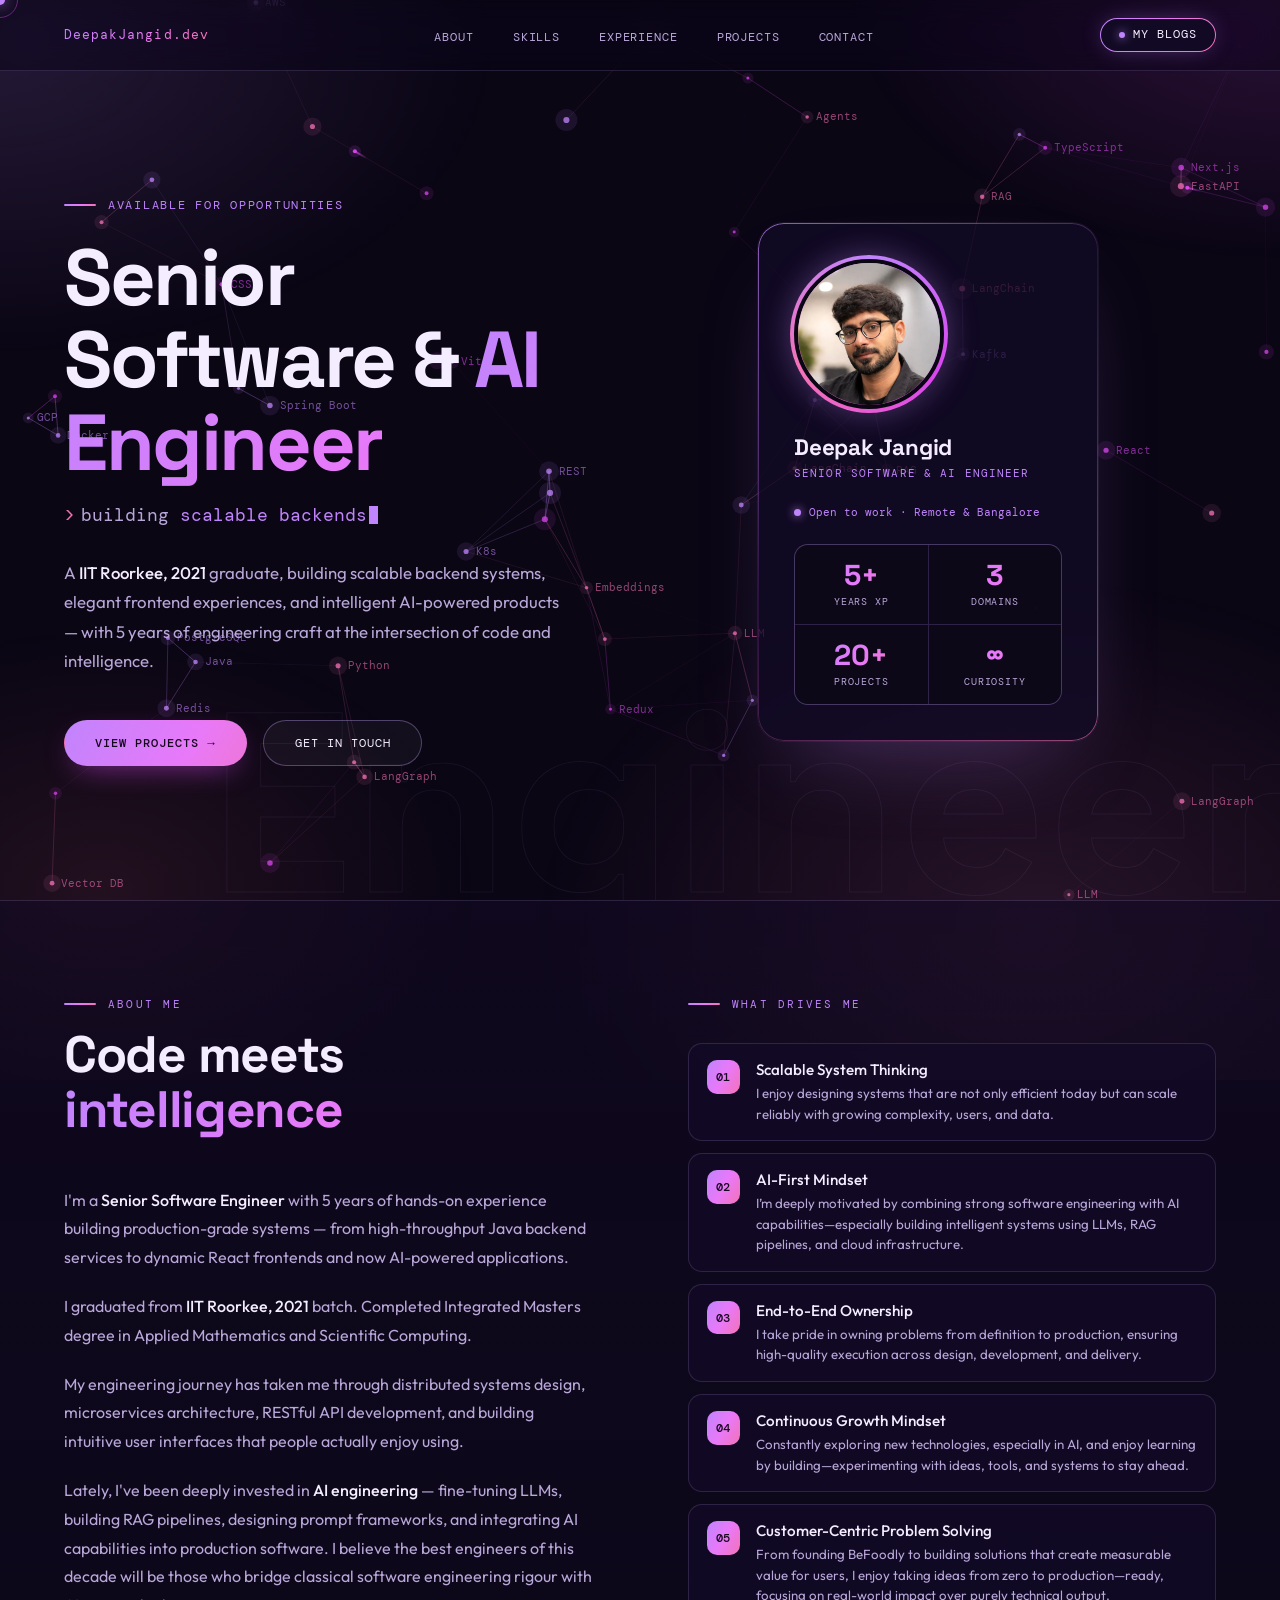
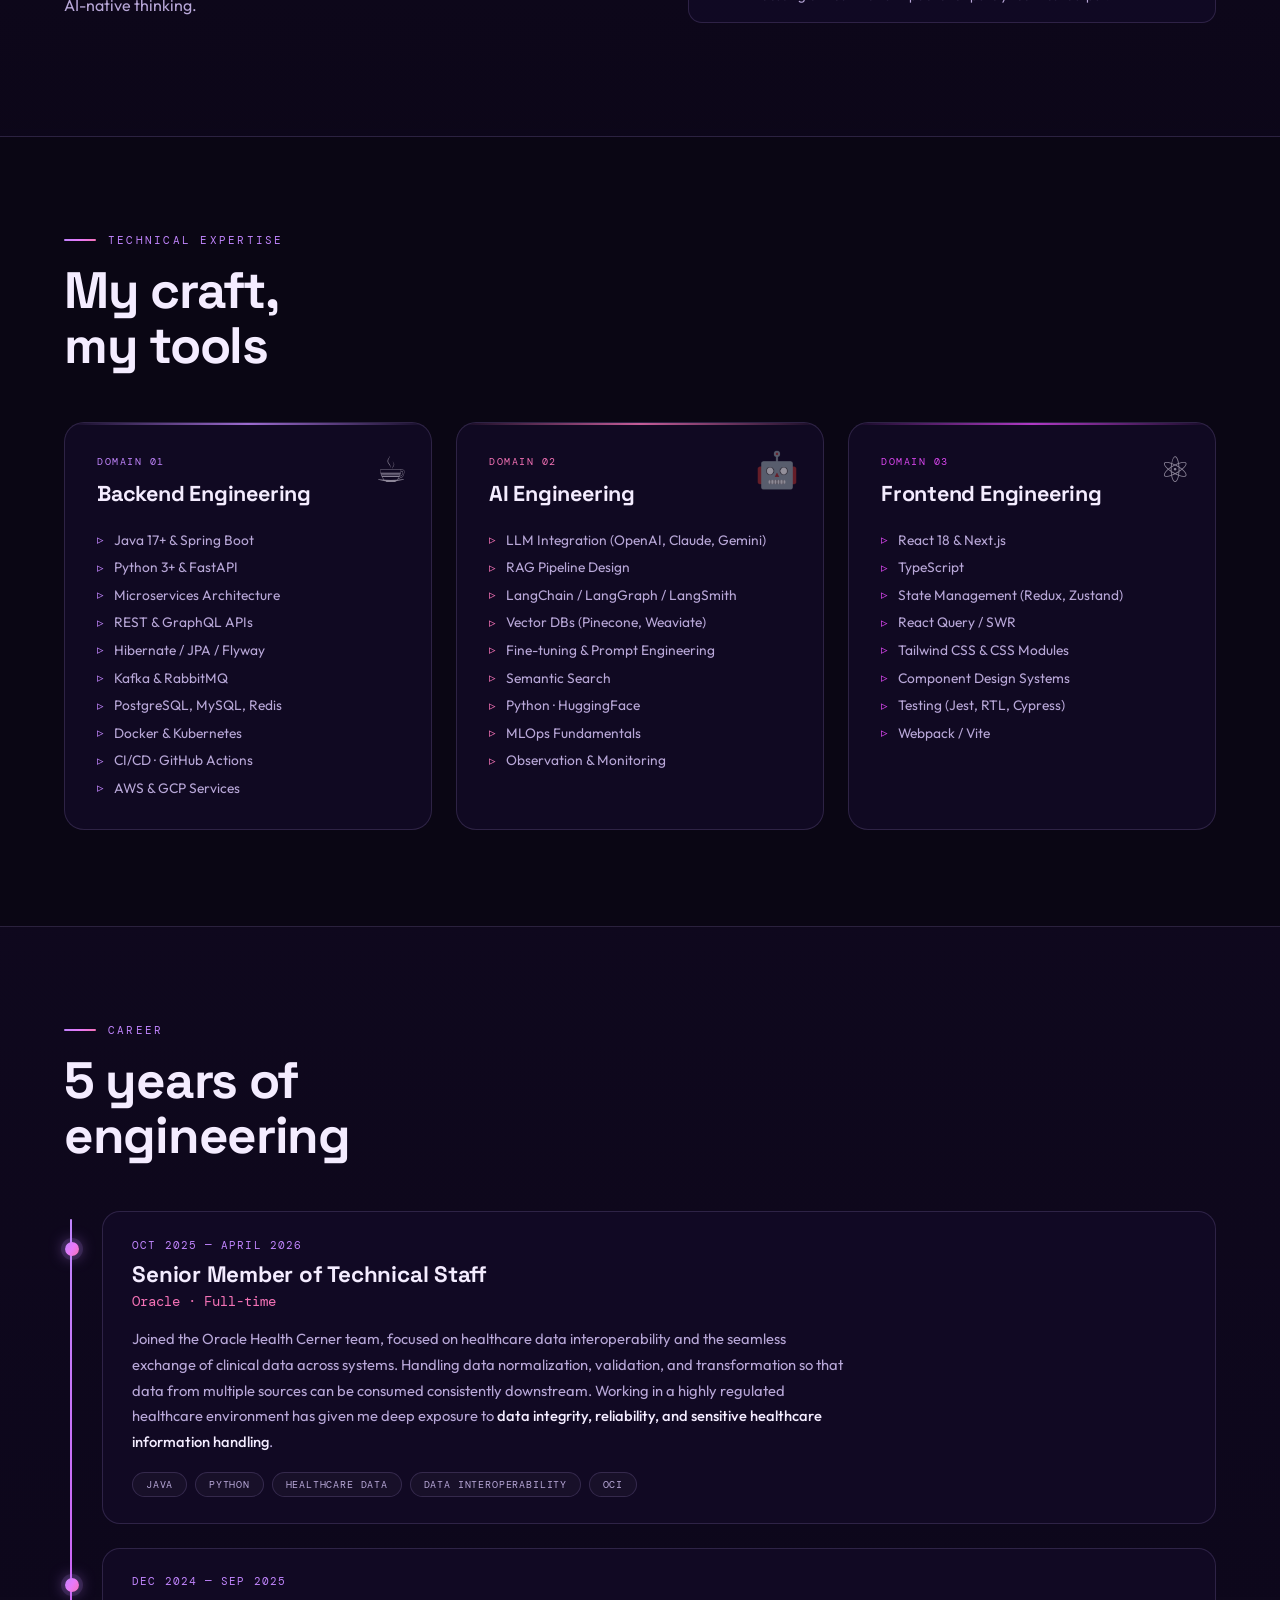
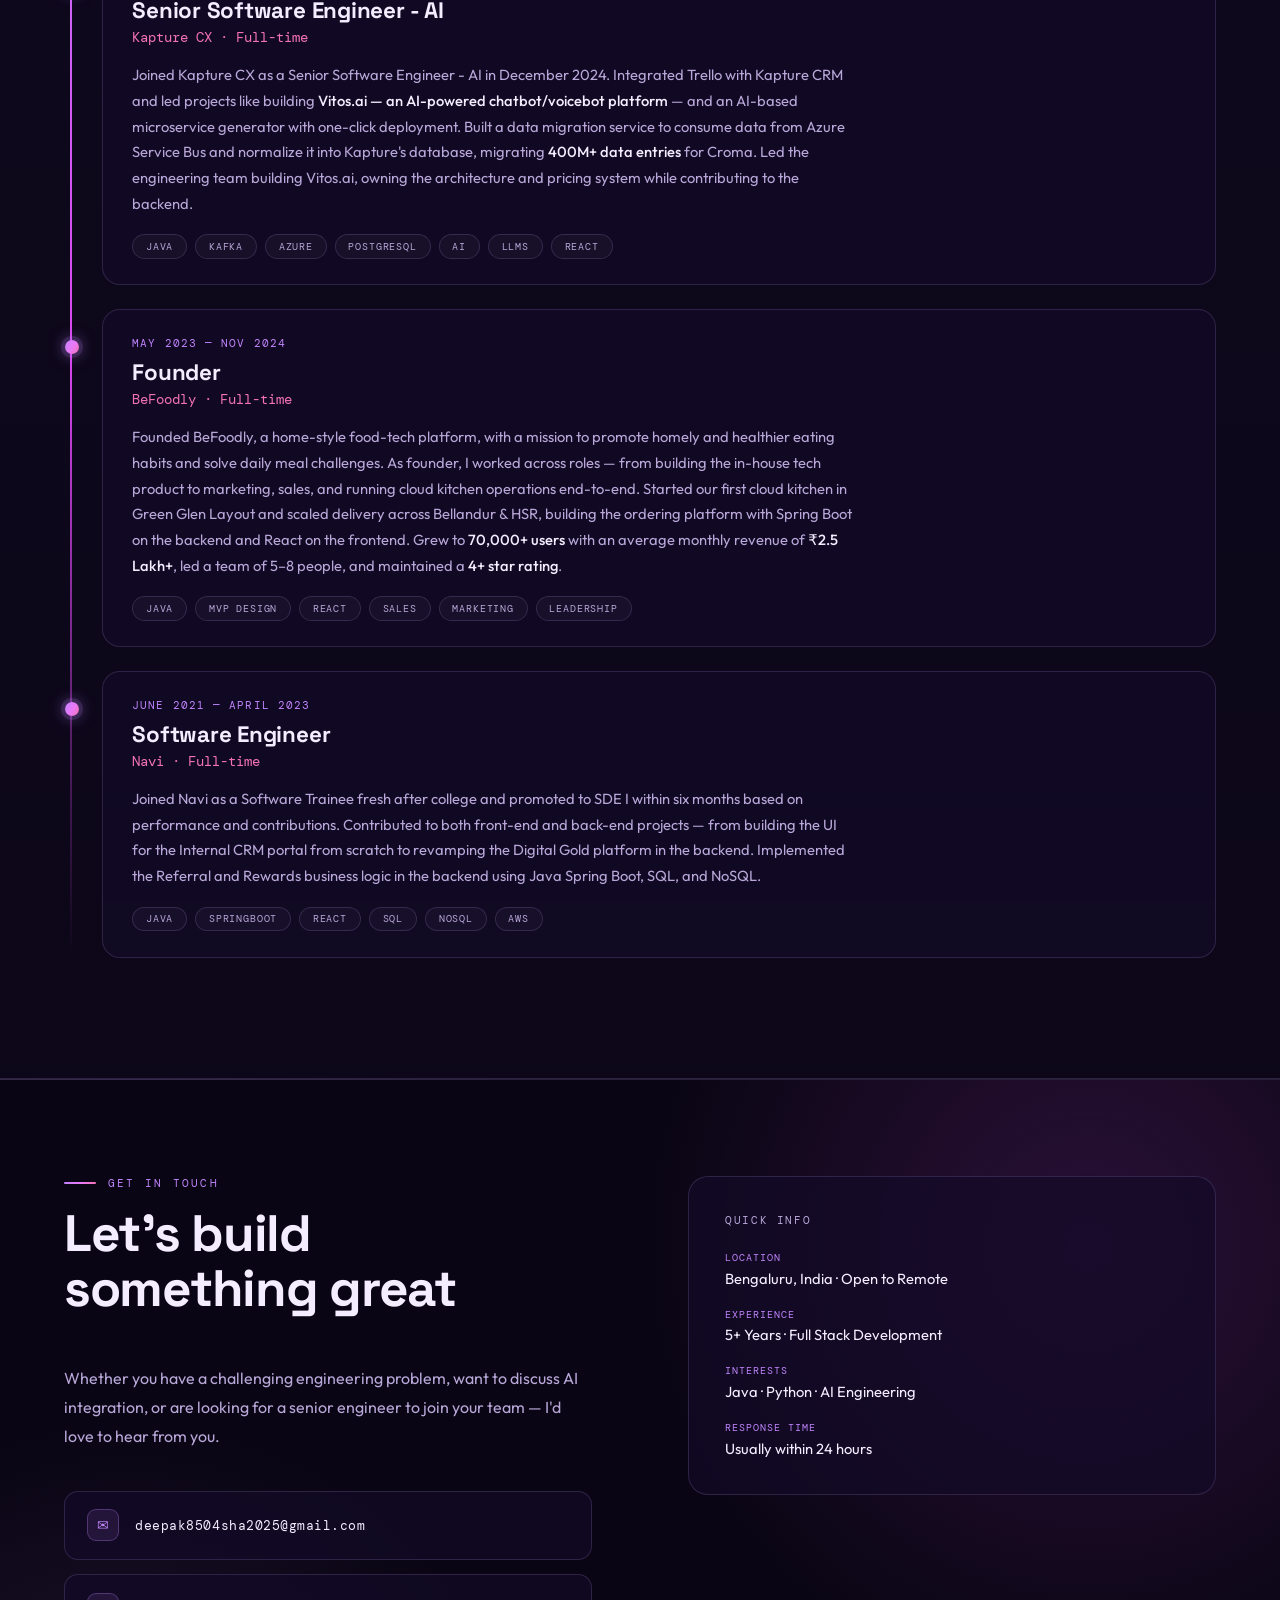
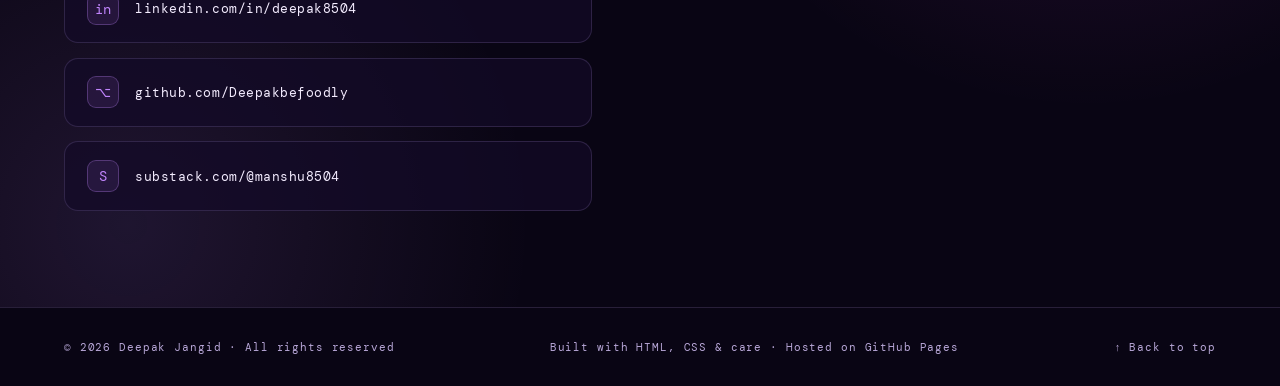
<file: index.html>
<!DOCTYPE html>
<html lang="en">
<head>
  <meta charset="UTF-8" />
  <meta name="viewport" content="width=device-width, initial-scale=1.0"/>
  <meta name="description" content="Deepak Jangid — Senior Software & AI Engineer building scalable backend systems, React frontends, and LLM-powered products." />
  <title>Portfolio — Senior Software & AI Engineer</title>
  <link rel="preconnect" href="https://fonts.googleapis.com">
  <link rel="preconnect" href="https://fonts.gstatic.com" crossorigin>
  <link rel="preload" as="image" href="assets/avatar.jpg">
  <meta name="theme-color" content="#0a0614">
  <link href="https://fonts.googleapis.com/css2?family=Space+Grotesk:wght@500..700&family=DM+Mono:wght@400&family=Outfit:wght@400..600&display=swap" rel="stylesheet">
  <link rel="stylesheet" href="styles.css">
  <script src="fx.js" defer></script>
</head>
<body>

<div class="cursor" id="cursor"></div>
<div class="cursor-ring" id="cursor-ring"></div>

<!-- NAV -->
<nav>
  <a class="nav-logo" href="#">DeepakJangid.dev</a>
  <ul class="nav-links">
    <li><a href="#about">About</a></li>
    <li><a href="#skills">Skills</a></li>
    <li><a href="#experience">Experience</a></li>
    <li><a href="projects.html">Projects</a></li>
    <li><a href="#contact">Contact</a></li>
  </ul>
  <a href="blogs.html" class="nav-blog-btn">
    <span class="nav-blog-dot"></span>
    My Blogs
  </a>
</nav>

<!-- HERO -->
<section class="hero">
  <div class="hero-left">
    <div class="hero-tag">Available for opportunities</div>
    <h1>Senior Software &amp; <em>AI Engineer</em></h1>
    <div class="hero-roles" aria-hidden="true">
      <span class="prompt">&gt;</span>building <span id="role-rotator">scalable backends</span><span class="caret"></span>
    </div>
    <p class="hero-desc">
      A <strong>IIT Roorkee, 2021</strong> graduate, building scalable backend systems, elegant frontend experiences, and intelligent AI-powered products — with 5 years of engineering craft at the intersection of code and intelligence.
    </p>
    <div class="hero-cta">
      <a href="projects.html" class="btn btn-filled">View Projects →</a>
      <a href="https://www.linkedin.com/in/deepak8504/" target="_blank" rel="noopener" class="btn">Get In Touch</a>
    </div>
  </div>
  <div class="hero-right">
    <div class="hero-card">
      <div class="hero-avatar">
        <img src="assets/avatar.jpg" alt="Deepak Jangid" id="avatar-img"
             width="480" height="480" fetchpriority="high" decoding="async"
             onerror="this.style.display='none';document.getElementById('avatar-fallback').style.display='flex';">
        <span id="avatar-fallback" style="display:none;">DJ</span>
      </div>
      <div class="hero-card-name">Deepak Jangid</div>
      <div class="hero-card-title">Senior Software &amp; AI Engineer</div>
      <div class="status-dot">Open to work · Remote &amp; Bangalore</div>
      <div class="hero-stats">
        <div class="hero-stat">
          <div class="hero-stat-num">5+</div>
          <div class="hero-stat-label">Years XP</div>
        </div>
        <div class="hero-stat">
          <div class="hero-stat-num">3</div>
          <div class="hero-stat-label">Domains</div>
        </div>
        <div class="hero-stat">
          <div class="hero-stat-num">20+</div>
          <div class="hero-stat-label">Projects</div>
        </div>
        <div class="hero-stat">
          <div class="hero-stat-num">∞</div>
          <div class="hero-stat-label">Curiosity</div>
        </div>
      </div>
    </div>
  </div>
  <div class="hero-bg-text" aria-hidden="true">Engineer</div>
</section>

<!-- ABOUT -->
<section class="about" id="about">
  <div class="about-grid">
    <div>
      <div class="section-label reveal">About me</div>
      <h2 class="reveal">Code meets<br><em>intelligence</em></h2>
      <div class="about-text reveal">
        <p>
          I'm a <strong>Senior Software Engineer</strong> with 5 years of hands-on experience building production-grade systems — from high-throughput Java backend services to dynamic React frontends and now AI-powered applications.
        </p>
        <p>
          I graduated from <strong>IIT Roorkee, 2021</strong> batch. Completed Integrated Masters degree in Applied Mathematics and Scientific Computing.
        </p>
        <p>
          My engineering journey has taken me through distributed systems design, microservices architecture, RESTful API development, and building intuitive user interfaces that people actually enjoy using.
        </p>
        <p>
          Lately, I've been deeply invested in <strong>AI engineering</strong> — fine-tuning LLMs, building RAG pipelines, designing prompt frameworks, and integrating AI capabilities into production software. I believe the best engineers of this decade will be those who bridge classical software engineering rigour with AI-native thinking.
        </p>
      </div>
    </div>
    <div class="reveal">
      <div class="section-label">What drives me</div>
      <div class="about-values">
        <div class="value-item">
          <div class="value-icon">01</div>
          <div class="value-text">
            <h4>Scalable System Thinking</h4>
            <p>I enjoy designing systems that are not only efficient today but can scale reliably with growing complexity, users, and data.</p>
          </div>
        </div>
        <div class="value-item">
          <div class="value-icon">02</div>
          <div class="value-text">
            <h4>AI-First Mindset</h4>
            <p>I’m deeply motivated by combining strong software engineering with AI capabilities—especially building intelligent systems using LLMs, RAG pipelines, and cloud infrastructure.</p>
          </div>
        </div>
        <div class="value-item">
          <div class="value-icon">03</div>
          <div class="value-text">
            <h4>End-to-End Ownership</h4>
            <p>I take pride in owning problems from definition to production, ensuring high-quality execution across design, development, and delivery.</p>
          </div>
        </div>
        <div class="value-item">
          <div class="value-icon">04</div>
          <div class="value-text">
            <h4>Continuous Growth Mindset</h4>
            <p>Constantly exploring new technologies, especially in AI, and enjoy learning by building—experimenting with ideas, tools, and systems to stay ahead.</p>
          </div>
        </div>
        <div class="value-item">
          <div class="value-icon">05</div>
          <div class="value-text">
            <h4>Customer-Centric Problem Solving</h4>
            <p>From founding BeFoodly to building solutions that create measurable value for users, I enjoy taking ideas from zero to production—ready, focusing on real-world impact over purely technical output.
          </div>
        </div>
      </div>
    </div>
  </div>
</section>

<!-- SKILLS -->
<section id="skills">
  <div class="section-label reveal">Technical Expertise</div>
  <h2 class="reveal">My craft,<br>my tools</h2>
  <div class="skills-grid">
    <div class="skill-category reveal" data-domain="backend">
      <div class="skill-accent">☕</div>
      <div class="skill-cat-label">Domain 01</div>
      <div class="skill-cat-title">Backend Engineering</div>
      <ul class="skill-list">
        <li>Java 17+ &amp; Spring Boot</li>
        <li>Python 3+ &amp; FastAPI</li>
        <li>Microservices Architecture</li>
        <li>REST &amp; GraphQL APIs</li>
        <li>Hibernate / JPA / Flyway</li>
        <li>Kafka &amp; RabbitMQ</li>
        <li>PostgreSQL, MySQL, Redis</li>
        <li>Docker &amp; Kubernetes</li>
        <li>CI/CD · GitHub Actions</li>
        <li>AWS &amp; GCP Services</li>
      </ul>
    </div>
    <div class="skill-category reveal" data-domain="ai">
      <div class="skill-accent">🤖</div>
      <div class="skill-cat-label">Domain 02</div>
      <div class="skill-cat-title">AI Engineering</div>
      <ul class="skill-list">
        <li>LLM Integration (OpenAI, Claude, Gemini)</li>
        <li>RAG Pipeline Design</li>
        <li>LangChain / LangGraph / LangSmith</li>
        <li>Vector DBs (Pinecone, Weaviate)</li>
        <li>Fine-tuning &amp; Prompt Engineering</li>
        <li>Semantic Search</li>
        <li>Python · HuggingFace</li>
        <li>MLOps Fundamentals</li>
        <li>Observation &amp; Monitoring</li>
      </ul>
    </div>
    <div class="skill-category reveal" data-domain="frontend">
      <div class="skill-accent">⚛</div>
      <div class="skill-cat-label">Domain 03</div>
      <div class="skill-cat-title">Frontend Engineering</div>
      <ul class="skill-list">
        <li>React 18 &amp; Next.js</li>
        <li>TypeScript</li>
        <li>State Management (Redux, Zustand)</li>
        <li>React Query / SWR</li>
        <li>Tailwind CSS &amp; CSS Modules</li>
        <li>Component Design Systems</li>
        <li>Testing (Jest, RTL, Cypress)</li>
        <li>Webpack / Vite</li>
      </ul>
    </div>
  </div>
</section>

<!-- EXPERIENCE -->
<section class="experience" id="experience">
  <div class="section-label reveal">Career</div>
  <h2 class="reveal">5 years of<br>engineering</h2>
  <div class="timeline">

    <div class="timeline-item reveal">
      <div class="timeline-date">Oct 2025 — April 2026</div>
      <div class="timeline-role">Senior Member of Technical Staff</div>
      <div class="timeline-company">Oracle · Full-time</div>
      <div class="timeline-desc">
        Joined the Oracle Health Cerner team, focused on healthcare data interoperability and the seamless exchange of clinical data across systems.
        Handling data normalization, validation, and transformation so that data from multiple sources can be consumed consistently downstream.
        Working in a highly regulated healthcare environment has given me deep exposure to <strong>data integrity, reliability, and sensitive healthcare information handling</strong>.
      </div>
      <div class="timeline-tags">
        <span class="tag">Java</span><span class="tag">Python</span><span class="tag">Healthcare Data</span>
        <span class="tag">Data Interoperability</span><span class="tag">OCI</span>
      </div>
    </div>

    <div class="timeline-item reveal">
      <div class="timeline-date">Dec 2024 — Sep 2025</div>
      <div class="timeline-role">Senior Software Engineer - AI</div>
      <div class="timeline-company">Kapture CX · Full-time</div>
      <div class="timeline-desc">
        Joined Kapture CX as a Senior Software Engineer - AI in December 2024. Integrated Trello with Kapture CRM and led projects like building
        <strong>Vitos.ai — an AI-powered chatbot/voicebot platform</strong> — and an AI-based microservice generator with one-click deployment.
        Built a data migration service to consume data from Azure Service Bus and normalize it into Kapture's database, migrating
        <strong>400M+ data entries</strong> for Croma. Led the engineering team building Vitos.ai, owning the architecture and pricing system
        while contributing to the backend.
      </div>
      <div class="timeline-tags">
        <span class="tag">Java</span><span class="tag">Kafka</span><span class="tag">Azure</span>
        <span class="tag">PostgreSQL</span><span class="tag">AI</span><span class="tag">LLMs</span>
        <span class="tag">React</span>
      </div>
    </div>

    <div class="timeline-item reveal">
      <div class="timeline-date">May 2023 — Nov 2024</div>
      <div class="timeline-role">Founder</div>
      <div class="timeline-company">BeFoodly · Full-time</div>
      <div class="timeline-desc">
        Founded BeFoodly, a home-style food-tech platform, with a mission to promote homely and healthier eating habits and solve daily meal challenges.
        As founder, I worked across roles — from building the in-house tech product to marketing, sales, and running cloud kitchen operations end-to-end.
        Started our first cloud kitchen in Green Glen Layout and scaled delivery across Bellandur &amp; HSR, building the ordering platform with Spring Boot on the backend and React on the frontend.
        Grew to <strong>70,000+ users</strong> with an average monthly revenue of <strong>₹2.5 Lakh+</strong>, led a team of 5–8 people, and maintained a <strong>4+ star rating</strong>.
      </div>
      <div class="timeline-tags">
        <span class="tag">Java</span><span class="tag">MVP Design</span><span class="tag">React</span>
        <span class="tag">Sales</span><span class="tag">Marketing</span><span class="tag">Leadership</span>
      </div>
    </div>

    <div class="timeline-item reveal">
      <div class="timeline-date">June 2021 — April 2023</div>
      <div class="timeline-role">Software Engineer</div>
      <div class="timeline-company">Navi · Full-time</div>
      <div class="timeline-desc">
        Joined Navi as a Software Trainee fresh after college and promoted to SDE I within six months based on performance and contributions.
        Contributed to both front-end and back-end projects — from building the UI for the Internal CRM portal from scratch
        to revamping the Digital Gold platform in the backend.
        Implemented the Referral and Rewards business logic in the backend using Java Spring Boot, SQL, and NoSQL.
      </div>
      <div class="timeline-tags">
        <span class="tag">Java</span><span class="tag">Springboot</span><span class="tag">React</span>
        <span class="tag">SQL</span><span class="tag">NoSQL</span><span class="tag">AWS</span>
      </div>
    </div>

  </div>
</section>

<!-- CONTACT -->
<section class="contact" id="contact">
  <div class="contact-grid">
    <div>
      <div class="section-label reveal">Get in touch</div>
      <h2 class="reveal">Let's build<br>something great</h2>
      <p class="contact-desc reveal">
        Whether you have a challenging engineering problem, want to discuss AI integration, or are looking for a senior engineer to join your team — I'd love to hear from you.
      </p>
      <div class="contact-links reveal">
        <a href="mailto:deepak8504sha2025@gmail.com" class="contact-link">
          <span class="contact-link-icon">✉</span>
          deepak8504sha2025@gmail.com
        </a>
        <a href="https://www.linkedin.com/in/deepak8504/" target="_blank" class="contact-link">
          <span class="contact-link-icon">in</span>
          linkedin.com/in/deepak8504
        </a>
        <a href="https://github.com/Deepakbefoodly" target="_blank" class="contact-link">
          <span class="contact-link-icon">⌥</span>
          github.com/Deepakbefoodly
        </a>
        <a href="https://substack.com/@manshu8504" target="_blank" class="contact-link">
          <span class="contact-link-icon">S</span>
          substack.com/@manshu8504
        </a>
      </div>
    </div>
    <div class="reveal">
      <div class="contact-info-panel">
        <div class="contact-info-header">Quick info</div>
        <div class="contact-info-list">
          <div>
            <div class="contact-info-item-label">Location</div>
            <div class="contact-info-item-value">Bengaluru, India · Open to Remote</div>
          </div>
          <div>
            <div class="contact-info-item-label">Experience</div>
            <div class="contact-info-item-value">5+ Years · Full Stack Development</div>
          </div>
          <div>
            <div class="contact-info-item-label">Interests</div>
            <div class="contact-info-item-value">Java · Python · AI Engineering</div>
          </div>
          <div>
            <div class="contact-info-item-label">Response time</div>
            <div class="contact-info-item-value">Usually within 24 hours</div>
          </div>
        </div>
      </div>
    </div>
  </div>
</section>

<!-- FOOTER -->
<footer>
  <span>© 2026 Deepak Jangid · All rights reserved</span>
  <span>Built with HTML, CSS &amp; care · Hosted on GitHub Pages</span>
  <a href="#top">↑ Back to top</a>
</footer>

<script>
  // Custom cursor — only for devices with a real pointer (skip touch, saves a perpetual rAF loop)
  if (window.matchMedia('(hover: hover) and (pointer: fine)').matches) {
    const cursor = document.getElementById('cursor');
    const ring = document.getElementById('cursor-ring');
    let mx = 0, my = 0, rx = 0, ry = 0;
    document.addEventListener('mousemove', e => { mx = e.clientX; my = e.clientY; }, { passive: true });
    function animCursor() {
      cursor.style.left = mx + 'px'; cursor.style.top = my + 'px';
      rx += (mx - rx) * 0.12; ry += (my - ry) * 0.12;
      ring.style.left = rx + 'px'; ring.style.top = ry + 'px';
      requestAnimationFrame(animCursor);
    }
    animCursor();

    // Hover states for links
    document.querySelectorAll('a, button').forEach(el => {
      el.addEventListener('mouseenter', () => { cursor.style.transform = 'translate(-50%,-50%) scale(2.5)'; ring.style.opacity = '0'; });
      el.addEventListener('mouseleave', () => { cursor.style.transform = 'translate(-50%,-50%) scale(1)'; ring.style.opacity = '0.6'; });
    });
  }

  // Scroll reveal
  const reveals = document.querySelectorAll('.reveal');
  const observer = new IntersectionObserver(entries => {
    entries.forEach((e, i) => {
      if (e.isIntersecting) {
        setTimeout(() => e.target.classList.add('visible'), i * 80);
        observer.unobserve(e.target);
      }
    });
  }, { threshold: 0.1 });
  reveals.forEach(r => observer.observe(r));
</script>
</body>
</html>
</file>
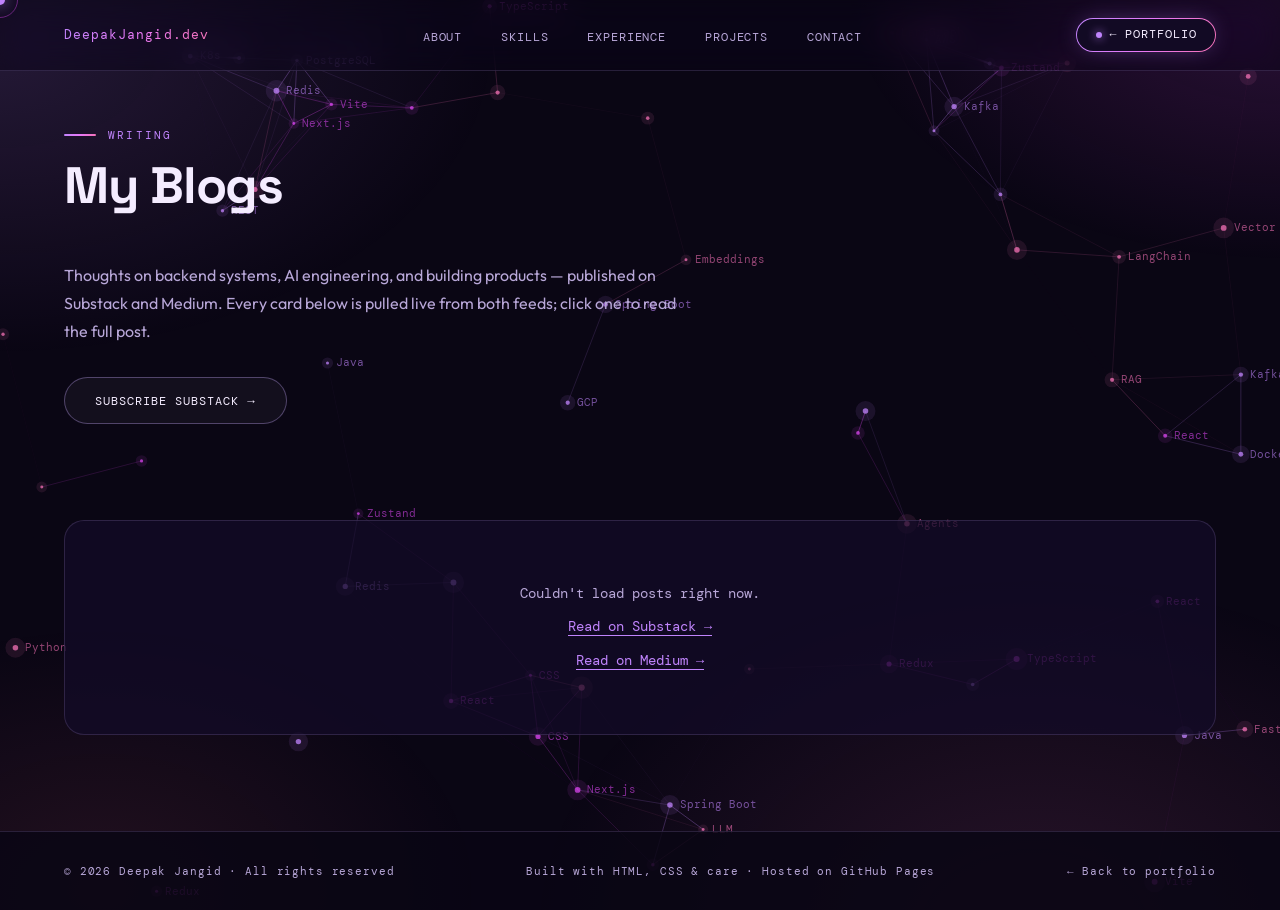
<file: blogs.html>
<!DOCTYPE html>
<html lang="en">
<head>
  <meta charset="UTF-8" />
  <meta name="viewport" content="width=device-width, initial-scale=1.0"/>
  <meta name="description" content="Writing by Deepak Jangid — notes on software engineering, AI, and building things." />
  <title>My Blogs — Deepak Jangid</title>
  <link rel="preconnect" href="https://fonts.googleapis.com">
  <link rel="preconnect" href="https://fonts.gstatic.com" crossorigin>
  <meta name="theme-color" content="#0a0614">
  <link href="https://fonts.googleapis.com/css2?family=Space+Grotesk:wght@500..700&family=DM+Mono:wght@400&family=Outfit:wght@400..600&display=swap" rel="stylesheet">
  <link rel="stylesheet" href="styles.css">
  <script src="fx.js" defer></script>
</head>
<body>

<div class="cursor" id="cursor"></div>
<div class="cursor-ring" id="cursor-ring"></div>

<!-- NAV -->
<nav>
  <a class="nav-logo" href="index.html">DeepakJangid.dev</a>
  <ul class="nav-links">
    <li><a href="index.html#about">About</a></li>
    <li><a href="index.html#skills">Skills</a></li>
    <li><a href="index.html#experience">Experience</a></li>
    <li><a href="index.html#projects">Projects</a></li>
    <li><a href="index.html#contact">Contact</a></li>
  </ul>
  <a href="index.html" class="nav-blog-btn">
    <span class="nav-blog-dot"></span>
    ← Portfolio
  </a>
</nav>

<!-- BLOG HERO -->
<section class="blog-hero">
  <div class="section-label reveal">Writing</div>
  <h2 class="reveal">My Blogs</h2>
  <p class="blog-hero-desc reveal">
    Thoughts on backend systems, AI engineering, and building products — published on Substack and Medium.
    Every card below is pulled live from both feeds; click one to read the full post.
  </p>
  <a href="https://manshu8504.substack.com" target="_blank" rel="noopener" class="btn reveal">Subscribe Substack →</a>
</section>

<!-- BLOG GRID -->
<section class="blog-section">
  <div id="blog-grid" class="blog-grid">
    <div class="blog-state" id="blog-loading">
      <span class="blog-state-spinner"></span>
      Fetching latest posts…
    </div>
  </div>
</section>

<!-- FOOTER -->
<footer>
  <span>© 2026 Deepak Jangid · All rights reserved</span>
  <span>Built with HTML, CSS &amp; care · Hosted on GitHub Pages</span>
  <a href="index.html">← Back to portfolio</a>
</footer>

<script>
  // Custom cursor — only for devices with a real pointer
  if (window.matchMedia('(hover: hover) and (pointer: fine)').matches) {
    const cursor = document.getElementById('cursor');
    const ring = document.getElementById('cursor-ring');
    let mx = 0, my = 0, rx = 0, ry = 0;
    document.addEventListener('mousemove', e => { mx = e.clientX; my = e.clientY; }, { passive: true });
    function animCursor() {
      cursor.style.left = mx + 'px'; cursor.style.top = my + 'px';
      rx += (mx - rx) * 0.12; ry += (my - ry) * 0.12;
      ring.style.left = rx + 'px'; ring.style.top = ry + 'px';
      requestAnimationFrame(animCursor);
    }
    animCursor();

    document.querySelectorAll('a, button').forEach(el => {
      el.addEventListener('mouseenter', () => { cursor.style.transform = 'translate(-50%,-50%) scale(2.5)'; ring.style.opacity = '0'; });
      el.addEventListener('mouseleave', () => { cursor.style.transform = 'translate(-50%,-50%) scale(1)'; ring.style.opacity = '0.6'; });
    });
  }

  // Scroll reveal
  function observeReveals() {
    const reveals = document.querySelectorAll('.reveal:not(.visible)');
    const observer = new IntersectionObserver(entries => {
      entries.forEach((e, i) => {
        if (e.isIntersecting) {
          setTimeout(() => e.target.classList.add('visible'), i * 60);
          observer.unobserve(e.target);
        }
      });
    }, { threshold: 0.1 });
    reveals.forEach(r => observer.observe(r));
  }
  observeReveals();

  // ── Fetch posts from Substack + Medium ──
  // GitHub Pages is static and neither platform sends CORS headers for
  // cross-origin fetches, so we go through a public CORS proxy. Free proxies
  // are individually unreliable (some block production domains outright,
  // some rate-limit, some just go down), so we try a few raw-XML proxies in
  // order and only fall back to the RSS→JSON proxy (rss2json — slower to
  // reflect new posts due to server-side caching, but has never outright
  // failed in testing) if every XML proxy fails. This means the page only
  // shows an error if literally everything is down at once.
  const XML_PROXIES = [
    (url) => 'https://api.cors.lol/?url=' + encodeURIComponent(url),
    (url) => 'https://api.allorigins.win/raw?url=' + encodeURIComponent(url),
  ];
  const JSON_PROXY = (url) => 'https://api.rss2json.com/v1/api.json?rss_url=' + encodeURIComponent(url);
  const FEEDS = [
    { source: 'Substack', url: 'https://manshu8504.substack.com/feed', profileUrl: 'https://manshu8504.substack.com' },
    { source: 'Medium', url: 'https://medium.com/feed/@befoodly', profileUrl: 'https://medium.com/@befoodly' },
  ];

  function escapeHtml(str) {
    return str.replace(/[&<>"']/g, c => ({ '&':'&amp;', '<':'&lt;', '>':'&gt;', '"':'&quot;', "'":'&#39;' }[c]));
  }

  function stripHtml(html) {
    const div = document.createElement('div');
    div.innerHTML = html;
    return (div.textContent || '').replace(/\s+/g, ' ').trim();
  }

  function formatDate(dateStr) {
    const d = new Date(dateStr);
    if (isNaN(d)) return '';
    return d.toLocaleDateString('en-US', { year: 'numeric', month: 'short', day: 'numeric' });
  }

  // Prefer the item's <enclosure> image, then fall back to the first <img>
  // found in the post content/description.
  function extractImage(item) {
    if (item.enclosureUrl) return item.enclosureUrl;
    const match = /<img[^>]+src="([^"]+)"/.exec(item.content || item.description || '');
    return match ? match[1] : null;
  }

  function parseFeedXml(xmlText, source) {
    const doc = new DOMParser().parseFromString(xmlText, 'text/xml');
    if (doc.querySelector('parsererror')) return [];
    return Array.from(doc.querySelectorAll('item')).map(itemEl => {
      const text = (tag) => {
        const el = itemEl.querySelector(tag);
        return el ? el.textContent.trim() : '';
      };
      const encodedEl = itemEl.getElementsByTagNameNS('*', 'encoded')[0];
      const enclosureEl = itemEl.querySelector('enclosure');
      return {
        title: text('title'),
        link: text('link') || text('guid'),
        pubDate: text('pubDate'),
        description: text('description'),
        content: encodedEl ? encodedEl.textContent : '',
        enclosureUrl: enclosureEl ? enclosureEl.getAttribute('url') : '',
        source,
      };
    });
  }

  function renderPosts(items) {
    const grid = document.getElementById('blog-grid');
    grid.innerHTML = items.map((item, i) => {
      const num = String(i + 1).padStart(2, '0');
      const rawExcerpt = stripHtml(item.description || item.content || '');
      const excerpt = rawExcerpt.length > 150 ? rawExcerpt.slice(0, 150).trim() + '…' : rawExcerpt;
      const imageUrl = extractImage(item);
      const thumbInner = imageUrl
        ? `<img src="${escapeHtml(imageUrl)}" alt="" loading="lazy" decoding="async" onerror="this.parentElement.classList.add('blog-thumb-empty'); this.remove();">`
        : `<span class="blog-thumb-number">${num}</span>`;
      const sourceClass = item.source === 'Medium' ? 'blog-source-medium' : 'blog-source-substack';
      return `
        <a class="blog-card reveal" href="${item.link}" target="_blank" rel="noopener" aria-label="Read: ${escapeHtml(item.title)}">
          <div class="blog-thumb${imageUrl ? '' : ' blog-thumb-empty'}">
            ${thumbInner}
            <span class="blog-source ${sourceClass}">${item.source}</span>
            <span class="blog-arrow">↗</span>
          </div>
          <div class="blog-body">
            <div class="blog-date">${formatDate(item.pubDate)}</div>
            <h3 class="blog-title">${escapeHtml(item.title)}</h3>
            <p class="blog-excerpt">${escapeHtml(excerpt)}</p>
          </div>
        </a>
      `;
    }).join('');
    observeReveals();
  }

  function renderError() {
    const grid = document.getElementById('blog-grid');
    grid.innerHTML = `
      <div class="blog-state blog-state-error">
        Couldn't load posts right now.
        <a href="https://manshu8504.substack.com" target="_blank" rel="noopener">Read on Substack →</a>
        <a href="https://medium.com/@befoodly" target="_blank" rel="noopener">Read on Medium →</a>
      </div>
    `;
  }

  function fetchWithTimeout(url, ms) {
    const controller = new AbortController();
    const timer = setTimeout(() => controller.abort(), ms);
    return fetch(url, { signal: controller.signal }).finally(() => clearTimeout(timer));
  }

  function fetchViaJsonProxy(feed) {
    return fetchWithTimeout(JSON_PROXY(feed.url), 8000)
      .then(res => { if (!res.ok) throw new Error('Network error'); return res.json(); })
      .then(data => {
        if (data.status !== 'ok' || !data.items || !data.items.length) throw new Error('Empty feed');
        return data.items.map(item => ({
          title: item.title,
          link: item.link,
          pubDate: item.pubDate,
          description: item.description,
          content: item.content,
          enclosureUrl: (item.enclosure && item.enclosure.link) || item.thumbnail || '',
          source: feed.source,
        }));
      });
  }

  function fetchFeed(feed) {
    // Try each raw-XML proxy in turn first (freshest data, no server cache).
    let chain = Promise.reject();
    XML_PROXIES.forEach((buildUrl) => {
      chain = chain.catch(() =>
        fetchWithTimeout(buildUrl(feed.url), 7000)
          .then(res => { if (!res.ok) throw new Error('Network error'); return res.text(); })
          .then(xml => {
            const items = parseFeedXml(xml, feed.source);
            if (!items.length) throw new Error('Empty feed');
            return items;
          })
      );
    });
    // Last resort: the JSON proxy, which may lag behind the live feed but
    // has been reliable in testing — better a slightly stale post list than
    // a hard error.
    return chain
      .catch(() => fetchViaJsonProxy(feed))
      .catch(err => { console.error(feed.source + ' feed failed on every proxy:', err); return []; });
  }

  Promise.all(FEEDS.map(fetchFeed)).then(results => {
    const items = results.flat().sort((a, b) => new Date(b.pubDate) - new Date(a.pubDate));
    if (!items.length) return renderError();
    renderPosts(items);
  });
</script>
</body>
</html>
</file>
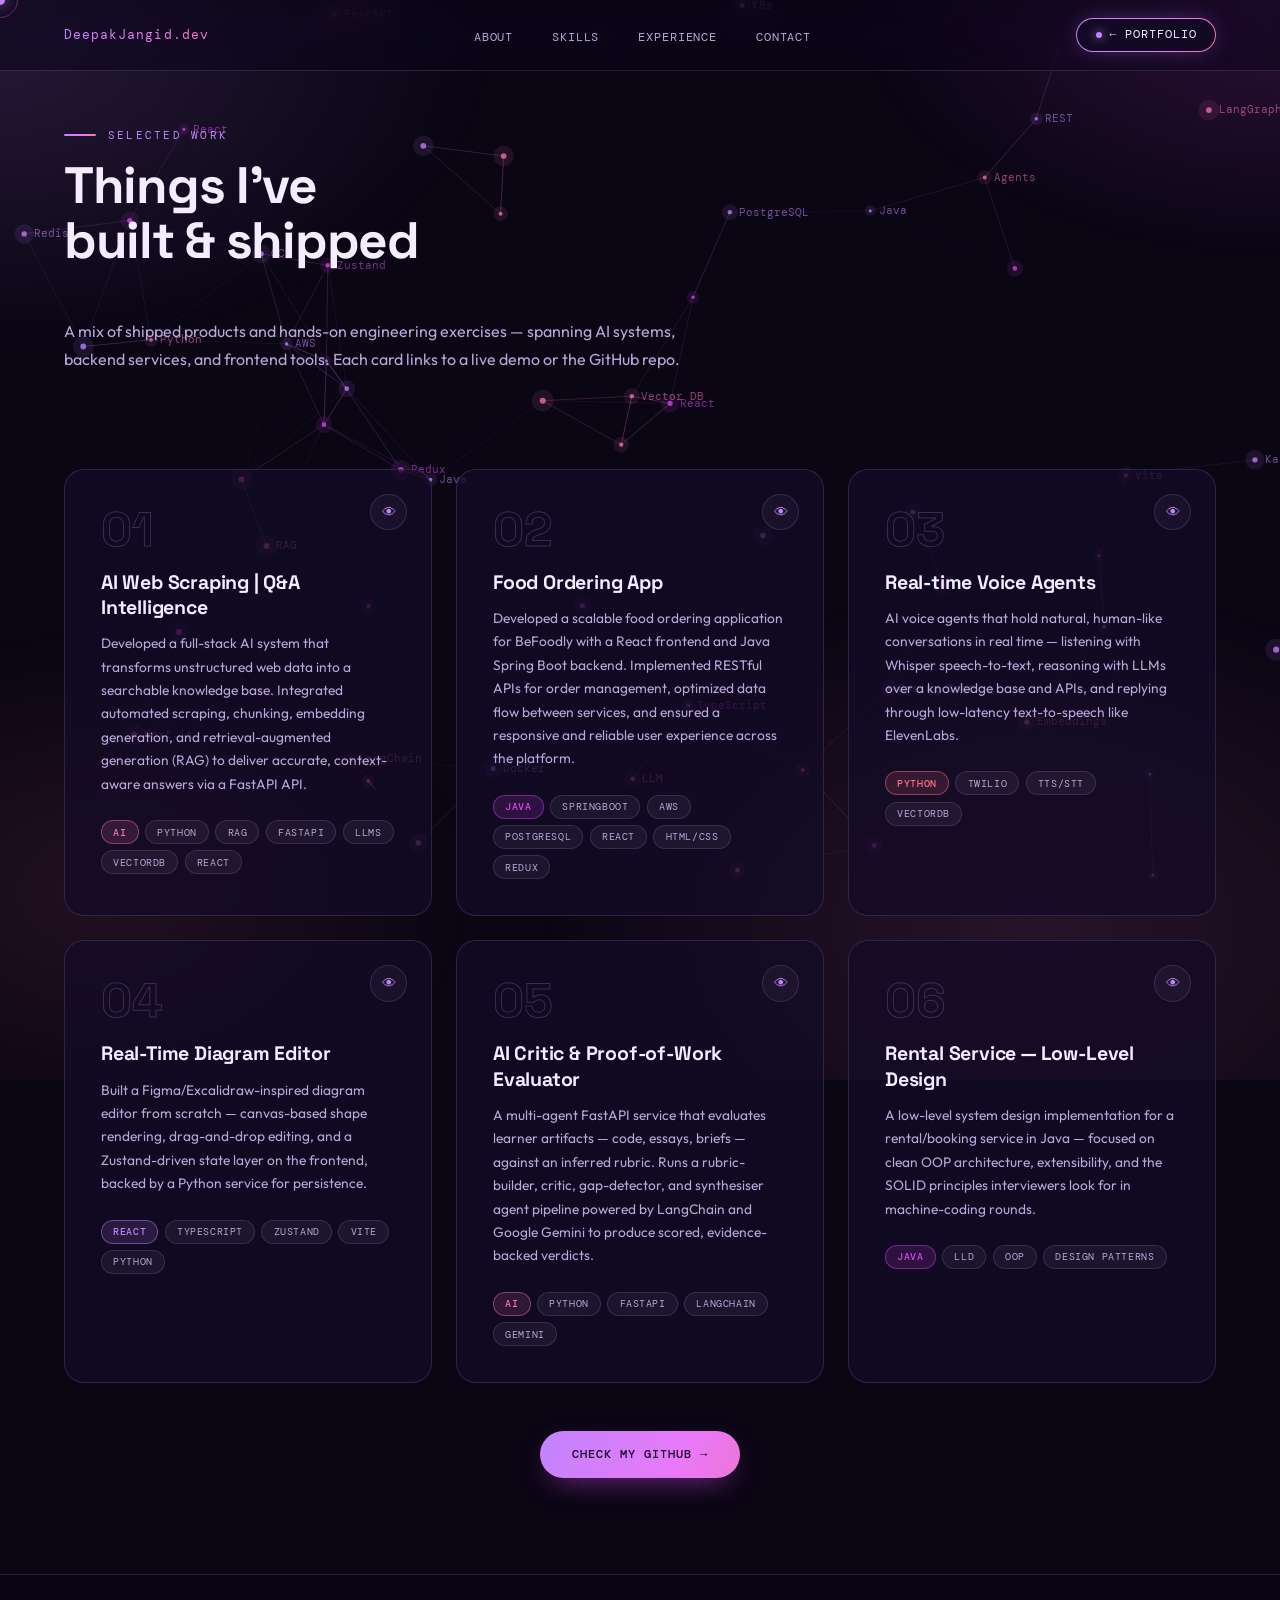
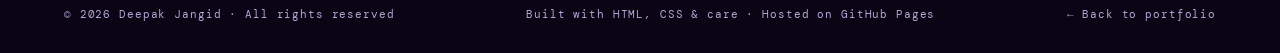
<file: projects.html>
<!DOCTYPE html>
<html lang="en">
<head>
  <meta charset="UTF-8" />
  <meta name="viewport" content="width=device-width, initial-scale=1.0"/>
  <meta name="description" content="Selected projects by Deepak Jangid — backend systems, AI engineering, and frontend work, with links to the GitHub repos." />
  <title>Projects — Deepak Jangid</title>
  <link rel="preconnect" href="https://fonts.googleapis.com">
  <link rel="preconnect" href="https://fonts.gstatic.com" crossorigin>
  <meta name="theme-color" content="#0a0614">
  <link href="https://fonts.googleapis.com/css2?family=Space+Grotesk:wght@500..700&family=DM+Mono:wght@400&family=Outfit:wght@400..600&display=swap" rel="stylesheet">
  <link rel="stylesheet" href="styles.css">
  <script src="fx.js" defer></script>
</head>
<body>

<div class="cursor" id="cursor"></div>
<div class="cursor-ring" id="cursor-ring"></div>

<!-- NAV -->
<nav>
  <a class="nav-logo" href="index.html">DeepakJangid.dev</a>
  <ul class="nav-links">
    <li><a href="index.html#about">About</a></li>
    <li><a href="index.html#skills">Skills</a></li>
    <li><a href="index.html#experience">Experience</a></li>
    <li><a href="index.html#contact">Contact</a></li>
  </ul>
  <a href="index.html" class="nav-blog-btn">
    <span class="nav-blog-dot"></span>
    ← Portfolio
  </a>
</nav>

<!-- PROJECTS HERO -->
<section class="project-page-hero">
  <div class="section-label reveal">Selected Work</div>
  <h2 class="reveal">Things I've<br>built &amp; shipped</h2>
  <p class="project-page-hero-desc reveal">
    A mix of shipped products and hands-on engineering exercises — spanning AI systems, backend services, and frontend tools.
    Each card links to a live demo or the GitHub repo.
  </p>
</section>

<!-- PROJECTS -->
<section class="project-page-grid-section">
  <div class="projects-grid">
    <div class="project-card reveal" data-domain="ai">
      <a class="project-arrow" href="https://ai-chatbot-fe-wine.vercel.app/" target="_blank" rel="noopener" aria-label="View project">👁</a>
      <div class="project-number">01</div>
      <div class="project-title">AI Web Scraping | Q&A Intelligence</div>
      <div class="project-desc">Developed a full-stack AI system that transforms unstructured web data into a searchable knowledge base.
        Integrated automated scraping, chunking, embedding generation, and retrieval-augmented generation (RAG) to deliver accurate, context-aware answers via a FastAPI API.</div>
      <div class="project-tech">
        <span class="project-category cat-ai">AI</span><span>Python</span><span>RAG</span><span>FastAPI</span><span>LLMs</span><span>VectorDB</span><span>React</span>
      </div>
    </div>
    <div class="project-card reveal" data-domain="backend">
      <a class="project-arrow" href="https://befoodly-website.vercel.app/" target="_blank" rel="noopener" aria-label="View project">👁</a>
      <div class="project-number">02</div>
      <div class="project-title">Food Ordering App</div>
      <div class="project-desc">Developed a scalable food ordering application for BeFoodly with a React frontend and Java Spring Boot backend. Implemented RESTful APIs for order management,
        optimized data flow between services, and ensured a responsive and reliable user experience across the platform.</div>
      <div class="project-tech">
        <span class="project-category cat-java">Java</span><span>Springboot</span><span>AWS</span><span>PostgreSQL</span><span>React</span><span>HTML/CSS</span><span>Redux</span>
      </div>
    </div>
    <div class="project-card reveal" data-domain="ai">
      <a class="project-arrow" href="https://github.com/Deepakbefoodly/AI-Voice-Agent" target="_blank" rel="noopener" aria-label="View project">👁</a>
      <div class="project-number">03</div>
      <div class="project-title">Real-time Voice Agents</div>
      <div class="project-desc">AI voice agents that hold natural, human-like conversations in real time — listening with Whisper speech-to-text,
        reasoning with LLMs over a knowledge base and APIs, and replying through low-latency text-to-speech like ElevenLabs.</div>
      <div class="project-tech">
        <span class="project-category cat-python">Python</span><span>Twilio</span><span>TTS/STT</span><span>VectorDB</span>
      </div>
    </div>
    <div class="project-card reveal" data-domain="frontend">
      <a class="project-arrow" href="https://github.com/Deepakbefoodly/DiagramEditor" target="_blank" rel="noopener" aria-label="View GitHub repo">👁</a>
      <div class="project-number">04</div>
      <div class="project-title">Real-Time Diagram Editor</div>
      <div class="project-desc">Built a Figma/Excalidraw-inspired diagram editor from scratch — canvas-based shape rendering, drag-and-drop editing,
        and a Zustand-driven state layer on the frontend, backed by a Python service for persistence.</div>
      <div class="project-tech">
        <span class="project-category cat-react">React</span><span>TypeScript</span><span>Zustand</span><span>Vite</span><span>Python</span>
      </div>
    </div>
    <div class="project-card reveal" data-domain="ai">
      <a class="project-arrow" href="https://github.com/Deepakbefoodly/Critic-Agent" target="_blank" rel="noopener" aria-label="View GitHub repo">👁</a>
      <div class="project-number">05</div>
      <div class="project-title">AI Critic & Proof-of-Work Evaluator</div>
      <div class="project-desc">A multi-agent FastAPI service that evaluates learner artifacts — code, essays, briefs — against an inferred rubric.
        Runs a rubric-builder, critic, gap-detector, and synthesiser agent pipeline powered by LangChain and Google Gemini to produce scored, evidence-backed verdicts.</div>
      <div class="project-tech">
        <span class="project-category cat-ai">AI</span><span>Python</span><span>FastAPI</span><span>LangChain</span><span>Gemini</span>
      </div>
    </div>
    <div class="project-card reveal" data-domain="backend">
      <a class="project-arrow" href="https://github.com/Deepakbefoodly/rental-service" target="_blank" rel="noopener" aria-label="View GitHub repo">👁</a>
      <div class="project-number">06</div>
      <div class="project-title">Rental Service — Low-Level Design</div>
      <div class="project-desc">A low-level system design implementation for a rental/booking service in Java — focused on clean OOP architecture,
        extensibility, and the SOLID principles interviewers look for in machine-coding rounds.</div>
      <div class="project-tech">
        <span class="project-category cat-java">Java</span><span>LLD</span><span>OOP</span><span>Design Patterns</span>
      </div>
    </div>
  </div>

  <div class="project-github-cta reveal">
    <a href="https://github.com/Deepakbefoodly" target="_blank" rel="noopener" class="btn btn-filled">Check My GitHub →</a>
  </div>
</section>

<!-- FOOTER -->
<footer>
  <span>© 2026 Deepak Jangid · All rights reserved</span>
  <span>Built with HTML, CSS &amp; care · Hosted on GitHub Pages</span>
  <a href="index.html">← Back to portfolio</a>
</footer>

<script>
  // Custom cursor — only for devices with a real pointer
  if (window.matchMedia('(hover: hover) and (pointer: fine)').matches) {
    const cursor = document.getElementById('cursor');
    const ring = document.getElementById('cursor-ring');
    let mx = 0, my = 0, rx = 0, ry = 0;
    document.addEventListener('mousemove', e => { mx = e.clientX; my = e.clientY; }, { passive: true });
    function animCursor() {
      cursor.style.left = mx + 'px'; cursor.style.top = my + 'px';
      rx += (mx - rx) * 0.12; ry += (my - ry) * 0.12;
      ring.style.left = rx + 'px'; ring.style.top = ry + 'px';
      requestAnimationFrame(animCursor);
    }
    animCursor();

    document.querySelectorAll('a, button').forEach(el => {
      el.addEventListener('mouseenter', () => { cursor.style.transform = 'translate(-50%,-50%) scale(2.5)'; ring.style.opacity = '0'; });
      el.addEventListener('mouseleave', () => { cursor.style.transform = 'translate(-50%,-50%) scale(1)'; ring.style.opacity = '0.6'; });
    });
  }

  // Scroll reveal
  const reveals = document.querySelectorAll('.reveal');
  const observer = new IntersectionObserver(entries => {
    entries.forEach((e, i) => {
      if (e.isIntersecting) {
        setTimeout(() => e.target.classList.add('visible'), i * 60);
        observer.unobserve(e.target);
      }
    });
  }, { threshold: 0.1 });
  reveals.forEach(r => observer.observe(r));
</script>
</body>
</html>
</file>
<file: styles.css>
/* ============================================
   PORTFOLIO — styles.css
   Dark glass design in the Orchid palette (violet / fuchsia / pink),
   gradient type, and an animated domain-aware background (see fx.js).
   ============================================ */

/* ── Reset ── */
*, *::before, *::after {
  margin: 0;
  padding: 0;
  box-sizing: border-box;
}

/* ── Design Tokens ──
   Colours are RGB triplets so they can be used as rgba(var(--c1), .4).
   Palette: Orchid. c1 = primary accent, c2 = secondary, c3 = mid-gradient,
   c4 = extra. Domains: backend = c1, AI = c2, frontend = c3. */
:root {
  color-scheme: dark;

  --bg-rgb: 10, 6, 20;
  --bg-soft-rgb: 18, 10, 36;
  --surface-rgb: 20, 12, 40;
  --surface-hover-rgb: 30, 18, 58;
  --line-rgb: 200, 170, 255;
  --text: #f4ecff;
  --muted: #b8a7d8;
  --c1: 192, 132, 252;
  --c2: 244, 114, 182;
  --c3: 217, 70, 239;
  --c4: 251, 113, 133;
  --grad: linear-gradient(120deg, #c084fc 0%, #e879f9 50%, #f472b6 100%);
  --on-accent: #17061f;

  /* Derived tokens */
  --bg: rgb(var(--bg-rgb));
  --bg-soft: rgb(var(--bg-soft-rgb));
  --surface: rgba(var(--surface-rgb), 0.74);
  --surface-hover: rgba(var(--surface-hover-rgb), 0.86);
  --border: rgba(var(--line-rgb), 0.16);
  --border-strong: rgba(var(--line-rgb), 0.34);
  --accent: rgb(var(--c1));
  --accent2: rgb(var(--c2));
  --accent3: rgb(var(--c3));
  --accent4: rgb(var(--c4));
  --radius: 18px;

  --font-display: 'Space Grotesk', system-ui, sans-serif;
  --font-mono: 'DM Mono', ui-monospace, monospace;
  --font-body: 'Outfit', system-ui, sans-serif;
}

/* ── Base ── */
html {
  scroll-behavior: smooth;
  scroll-padding-top: 5rem;
  background: var(--bg);
  scrollbar-color: rgba(var(--line-rgb), 0.3) var(--bg);
  scrollbar-width: thin;
}

body {
  background: var(--bg);
  color: var(--text);
  font-family: var(--font-body);
  font-weight: 400;
  overflow-x: hidden;
  cursor: none;
  -webkit-font-smoothing: antialiased;
}

::selection { background: rgba(var(--c1), 0.3); color: #fff; }

::-webkit-scrollbar { width: 10px; }
::-webkit-scrollbar-track { background: var(--bg); }
::-webkit-scrollbar-thumb { background: rgba(var(--line-rgb), 0.28); border-radius: 10px; border: 2px solid var(--bg); }

/* ── Ambient colour wash (static layer under the animated canvas) ── */
body::before {
  content: '';
  position: fixed;
  inset: -20%;
  z-index: 0;
  pointer-events: none;
  background:
    radial-gradient(40% 35% at 14% 18%, rgba(var(--c1), 0.15), transparent 70%),
    radial-gradient(35% 30% at 86% 14%, rgba(var(--c3), 0.17), transparent 70%),
    radial-gradient(40% 40% at 72% 88%, rgba(var(--c2), 0.13), transparent 70%),
    radial-gradient(30% 30% at 20% 85%, rgba(var(--c4), 0.1), transparent 70%);
  animation: ambient 26s ease-in-out infinite alternate;
}

@keyframes ambient {
  from { transform: translate3d(-2%, -1%, 0) scale(1); }
  to   { transform: translate3d(3%, 2%, 0) scale(1.06); }
}

/* Animated domain-aware canvas (injected by fx.js) */
#bg-canvas {
  position: fixed;
  inset: 0;
  width: 100%;
  height: 100%;
  z-index: 0;
  pointer-events: none;
}

/* Everything real sits above the background layers */
section, footer { position: relative; z-index: 1; }

/* ── Scroll progress bar (injected by fx.js) ── */
.scroll-progress {
  position: fixed;
  top: 0;
  left: 0;
  width: 100%;
  height: 2px;
  z-index: 600;
  background: var(--grad);
  transform: scaleX(0);
  transform-origin: left;
  pointer-events: none;
}

/* ── Custom Cursor ── */
.cursor {
  width: 10px;
  height: 10px;
  background: var(--accent);
  border-radius: 50%;
  position: fixed;
  top: 0;
  left: 0;
  pointer-events: none;
  z-index: 9999;
  transform: translate(-50%, -50%);
  box-shadow: 0 0 14px rgba(var(--c1), 0.8);
  transition: transform 0.1s, width 0.2s, height 0.2s;
}

.cursor-ring {
  width: 36px;
  height: 36px;
  border: 1.5px solid rgba(var(--c3), 0.7);
  border-radius: 50%;
  position: fixed;
  top: 0;
  left: 0;
  pointer-events: none;
  z-index: 9998;
  transform: translate(-50%, -50%);
  transition: transform 0.15s ease, width 0.25s, height 0.25s, opacity 0.2s;
  opacity: 0.6;
}

/* ── Navigation ── */
nav {
  position: fixed;
  top: 0;
  left: 0;
  right: 0;
  z-index: 500;
  display: flex;
  align-items: center;
  justify-content: space-between;
  padding: 1.1rem 4rem;
  background: rgba(var(--bg-rgb), 0.55);
  -webkit-backdrop-filter: blur(16px) saturate(150%);
  backdrop-filter: blur(16px) saturate(150%);
  border-bottom: 1px solid var(--border);
  transition: background 0.3s ease, box-shadow 0.3s ease;
}

nav.scrolled {
  background: rgba(var(--bg-rgb), 0.78);
  box-shadow: 0 10px 40px -18px rgba(var(--c1), 0.3);
}

/* mobile menu open: near-opaque so page text doesn't bleed through the links */
nav.menu-open { background: rgba(var(--bg-rgb), 0.97); }

.nav-hamburger { display: none; }

.nav-logo {
  font-family: var(--font-mono);
  font-size: 0.82rem;
  letter-spacing: 0.08em;
  text-decoration: none;
  background: var(--grad);
  -webkit-background-clip: text;
  background-clip: text;
  color: transparent;
}

.nav-links {
  display: flex;
  gap: 2.4rem;
  list-style: none;
}

.nav-links a {
  font-family: var(--font-mono);
  font-size: 0.74rem;
  letter-spacing: 0.08em;
  text-transform: uppercase;
  text-decoration: none;
  color: var(--muted);
  position: relative;
  padding: 0.25rem 0;
  transition: color 0.25s ease;
}

.nav-links a::after {
  content: '';
  position: absolute;
  bottom: -2px;
  left: 0;
  width: 0;
  height: 2px;
  border-radius: 2px;
  background: var(--grad);
  transition: width 0.3s ease;
}

.nav-links a:hover { color: var(--text); }
.nav-links a:hover::after { width: 100%; }

/* ── Nav badge (My Blogs / ← Portfolio) ── */
.nav-blog-btn {
  display: inline-flex;
  align-items: center;
  gap: 0.5rem;
  font-family: var(--font-mono);
  font-size: 0.72rem;
  letter-spacing: 0.08em;
  text-transform: uppercase;
  text-decoration: none;
  color: var(--text);
  padding: 0.55rem 1.15rem;
  border: 1px solid transparent;
  border-radius: 999px;
  flex-shrink: 0;
  /* gradient border over a dark fill */
  background:
    linear-gradient(var(--bg-soft), var(--bg-soft)) padding-box,
    var(--grad) border-box;
  box-shadow: 0 0 24px -6px rgba(var(--c1), 0.45);
  transition: transform 0.25s ease, box-shadow 0.25s ease;
}

.nav-blog-btn:hover {
  transform: translateY(-2px);
  box-shadow: 0 0 34px -4px rgba(var(--c3), 0.75);
}

.nav-blog-dot {
  width: 6px;
  height: 6px;
  border-radius: 50%;
  background: var(--accent);
  box-shadow: 0 0 10px var(--accent);
  flex-shrink: 0;
  animation: pulse 2s infinite;
}

/* ── Hero ── */
.hero {
  min-height: 100vh;
  display: grid;
  grid-template-columns: 1fr 1fr;
  align-items: center;
  padding: 8rem 4rem 4rem;
  position: relative;
  overflow: hidden;
}

.hero-bg-text {
  position: absolute;
  bottom: -2rem;
  right: -1rem;
  font-family: var(--font-display);
  font-weight: 700;
  font-size: clamp(8rem, 20vw, 22rem);
  color: transparent;
  -webkit-text-stroke: 1px rgba(var(--line-rgb), 0.07);
  line-height: 1;
  pointer-events: none;
  user-select: none;
  white-space: nowrap;
}

.hero-left { padding-right: 4rem; position: relative; z-index: 1; }

.hero-tag {
  font-family: var(--font-mono);
  font-size: 0.72rem;
  letter-spacing: 0.15em;
  text-transform: uppercase;
  color: var(--accent);
  margin-bottom: 1.5rem;
  display: flex;
  align-items: center;
  gap: 0.75rem;
}

.hero-tag::before {
  content: '';
  display: inline-block;
  width: 2rem;
  height: 2px;
  border-radius: 2px;
  background: var(--grad);
}

h1 {
  font-family: var(--font-display);
  font-weight: 700;
  font-size: clamp(2.8rem, 6.2vw, 5.4rem);
  line-height: 1.04;
  letter-spacing: -0.03em;
  margin-bottom: 1.25rem;
}

h1 em,
h2 em {
  font-style: normal;
  background: var(--grad);
  background-size: 200% auto;
  -webkit-background-clip: text;
  background-clip: text;
  color: transparent;
  animation: gradShift 7s linear infinite;
}

@keyframes gradShift {
  to { background-position: 200% center; }
}

.hero-roles {
  font-family: var(--font-mono);
  font-size: clamp(0.9rem, 1.5vw, 1.1rem);
  color: var(--muted);
  margin-bottom: 1.5rem;
  min-height: 1.7em;
}

.hero-roles .prompt { color: var(--accent2); margin-right: 0.35rem; }
.hero-roles #role-rotator { color: var(--accent); }

.hero-roles .caret {
  display: inline-block;
  width: 0.55em;
  height: 1.05em;
  vertical-align: -0.18em;
  margin-left: 2px;
  background: var(--accent);
  animation: blink 1s steps(1) infinite;
}

@keyframes blink { 50% { opacity: 0; } }

.hero-desc {
  font-size: 1.05rem;
  line-height: 1.75;
  color: var(--muted);
  max-width: 46ch;
  margin-bottom: 2.75rem;
}

.hero-desc strong { color: var(--text); font-weight: 500; }

.hero-cta {
  display: flex;
  gap: 1rem;
  flex-wrap: wrap;
}

/* ── Buttons ── */
.btn {
  display: inline-flex;
  align-items: center;
  gap: 0.6rem;
  padding: 0.9rem 1.9rem;
  font-family: var(--font-mono);
  font-size: 0.78rem;
  letter-spacing: 0.08em;
  text-transform: uppercase;
  text-decoration: none;
  color: var(--text);
  background: rgba(255, 255, 255, 0.04);
  border: 1px solid var(--border-strong);
  border-radius: 999px;
  transition: transform 0.25s ease, box-shadow 0.25s ease, border-color 0.25s ease, background 0.25s ease, filter 0.25s ease;
}

.btn:hover {
  transform: translateY(-2px);
  border-color: var(--accent);
  background: rgba(var(--c1), 0.09);
  box-shadow: 0 12px 32px -12px rgba(var(--c1), 0.6);
}

.btn-filled {
  background: var(--grad);
  background-size: 140% auto;
  color: var(--on-accent);
  font-weight: 500;
  border-color: transparent;
  box-shadow: 0 10px 30px -12px rgba(var(--c3), 0.7);
}

.btn-filled:hover {
  background: var(--grad);
  background-size: 140% auto;
  border-color: transparent;
  filter: brightness(1.1);
  box-shadow: 0 14px 38px -10px rgba(var(--c3), 0.9);
}

/* ── Glow-on-hover (spotlight follows pointer; vars set by fx.js) ── */
.skill-category::after,
.project-card::after,
.blog-card::after,
.hero-card::after,
.timeline-item::after,
.value-item::after,
.contact-link::after,
.contact-info-panel::after {
  content: '';
  position: absolute;
  inset: 0;
  border-radius: inherit;
  background: radial-gradient(380px circle at var(--mx, 50%) var(--my, 50%), rgba(var(--c1), 0.13), transparent 45%);
  opacity: 0;
  transition: opacity 0.3s ease;
  pointer-events: none;
}

.skill-category:hover::after,
.project-card:hover::after,
.blog-card:hover::after,
.hero-card:hover::after,
.timeline-item:hover::after,
.value-item:hover::after,
.contact-link:hover::after,
.contact-info-panel:hover::after { opacity: 1; }

/* ── Hero Card ── */
.hero-right {
  display: flex;
  justify-content: center;
  align-items: center;
  position: relative;
  z-index: 1;
}

.hero-card {
  width: 340px;
  padding: 2.25rem;
  position: relative;
  background: var(--surface);
  border-radius: 26px;
  box-shadow:
    0 40px 90px -40px rgba(var(--c1), 0.35),
    0 0 0 1px rgba(var(--line-rgb), 0.08),
    inset 0 1px 0 rgba(255, 255, 255, 0.07);
  animation: float 7s ease-in-out infinite;
}

/* gradient border */
.hero-card::before {
  content: '';
  position: absolute;
  inset: 0;
  border-radius: inherit;
  padding: 1px;
  background: linear-gradient(135deg, rgba(var(--c1), 0.7), rgba(var(--c3), 0.12) 45%, rgba(var(--c2), 0.6));
  -webkit-mask: linear-gradient(#000 0 0) content-box, linear-gradient(#000 0 0);
  -webkit-mask-composite: xor;
  mask-composite: exclude;
  pointer-events: none;
}

@keyframes float {
  0%, 100% { transform: translateY(0); }
  50%      { transform: translateY(-10px); }
}

.hero-avatar {
  position: relative;
  isolation: isolate;
  width: 150px;
  height: 150px;
  background: rgb(var(--surface-rgb));
  border-radius: 50%;
  margin-bottom: 1.5rem;
  display: flex;
  align-items: center;
  justify-content: center;
  color: var(--text);
  font-family: var(--font-display);
  font-weight: 700;
  font-size: 1.8rem;
}

/* spinning conic ring */
.hero-avatar::before {
  content: '';
  position: absolute;
  inset: -4px;
  border-radius: 50%;
  background: conic-gradient(from 0deg, rgb(var(--c1)), rgb(var(--c3)), rgb(var(--c2)), rgb(var(--c1)));
  z-index: -1;
  animation: spin 8s linear infinite;
}

.hero-avatar::after {
  content: '';
  position: absolute;
  inset: -4px;
  border-radius: 50%;
  box-shadow: 0 0 30px rgba(var(--c1), 0.35);
  z-index: -2;
}

.hero-avatar img {
  width: 100%;
  height: 100%;
  object-fit: cover;
  object-position: center 20%;
  border-radius: 50%;
  display: block;
  border: 4px solid var(--bg);
}

.hero-card-name {
  font-family: var(--font-display);
  font-weight: 700;
  font-size: 1.4rem;
  letter-spacing: -0.01em;
  margin-bottom: 0.25rem;
}

.hero-card-title {
  font-family: var(--font-mono);
  font-size: 0.7rem;
  color: var(--accent);
  letter-spacing: 0.1em;
  margin-bottom: 1.25rem;
  text-transform: uppercase;
}

.hero-stats {
  display: grid;
  grid-template-columns: 1fr 1fr;
  gap: 1px;
  background: var(--border);
  border: 1px solid var(--border);
  border-radius: 14px;
  overflow: hidden;
  margin-top: 1.5rem;
}

.hero-stat {
  background: rgba(var(--bg-rgb), 0.92);
  padding: 1rem;
  text-align: center;
}

.hero-stat-num {
  font-family: var(--font-display);
  font-weight: 700;
  font-size: 1.8rem;
  line-height: 1;
  background: var(--grad);
  -webkit-background-clip: text;
  background-clip: text;
  color: transparent;
}

.hero-stat-label {
  font-family: var(--font-mono);
  font-size: 0.62rem;
  letter-spacing: 0.08em;
  text-transform: uppercase;
  color: var(--muted);
  margin-top: 0.35rem;
}

/* ── Status Dot ── */
.status-dot {
  display: inline-flex;
  align-items: center;
  gap: 0.5rem;
  font-family: var(--font-mono);
  font-size: 0.7rem;
  color: var(--accent);
}

.status-dot::before {
  content: '';
  width: 7px;
  height: 7px;
  background: var(--accent);
  border-radius: 50%;
  box-shadow: 0 0 10px var(--accent);
  animation: pulse 2s infinite;
}

@keyframes pulse {
  0%, 100% { opacity: 1; transform: scale(1); }
  50%      { opacity: 0.5; transform: scale(0.8); }
}

@keyframes spin {
  to { transform: rotate(360deg); }
}

/* ── Section Shared ── */
section { padding: 6rem 4rem; }

.section-label {
  font-family: var(--font-mono);
  font-size: 0.7rem;
  letter-spacing: 0.2em;
  text-transform: uppercase;
  color: var(--accent);
  display: flex;
  align-items: center;
  gap: 0.75rem;
  margin-bottom: 1rem;
}

.section-label::before {
  content: '';
  display: inline-block;
  width: 2rem;
  height: 2px;
  border-radius: 2px;
  background: var(--grad);
}

h2 {
  font-family: var(--font-display);
  font-weight: 700;
  font-size: clamp(2rem, 4vw, 3.4rem);
  line-height: 1.08;
  letter-spacing: -0.025em;
  margin-bottom: 3rem;
}

/* ── About ── */
.about,
.experience {
  background: linear-gradient(180deg, rgba(var(--bg-soft-rgb), 0.6), rgba(var(--bg-soft-rgb), 0.35));
  border-top: 1px solid var(--border);
  border-bottom: 1px solid var(--border);
}

.about-grid {
  display: grid;
  grid-template-columns: 1fr 1fr;
  gap: 6rem;
  align-items: start;
}

.about-text p {
  font-size: 1rem;
  line-height: 1.8;
  color: var(--muted);
  margin-bottom: 1.25rem;
}

.about-text p strong { color: var(--text); font-weight: 500; }

.about-values { margin-top: 2rem; display: flex; flex-direction: column; gap: 0.75rem; }

.value-item {
  position: relative;
  display: flex;
  align-items: flex-start;
  gap: 1rem;
  padding: 1rem 1.1rem;
  background: var(--surface);
  border: 1px solid var(--border);
  border-radius: 14px;
  transition: border-color 0.25s ease, transform 0.25s ease;
}

.value-item:hover { border-color: var(--border-strong); transform: translateX(4px); }

.value-icon {
  width: 2.1rem;
  height: 2.1rem;
  background: var(--grad);
  color: var(--on-accent);
  border-radius: 10px;
  display: flex;
  align-items: center;
  justify-content: center;
  font-size: 0.75rem;
  font-weight: 500;
  flex-shrink: 0;
  font-family: var(--font-mono);
}

.value-text h4 { font-size: 0.95rem; font-weight: 500; margin-bottom: 0.25rem; }
.value-text p  { font-size: 0.83rem; color: var(--muted); line-height: 1.55; }

/* ── Skills ── */
.skills-grid {
  display: grid;
  grid-template-columns: repeat(3, 1fr);
  gap: 1.5rem;
}

.skill-category {
  --dom: var(--c1);
  position: relative;
  overflow: hidden;
  padding: 2rem;
  background: var(--surface);
  border: 1px solid var(--border);
  border-radius: 20px;
  transition: transform 0.3s ease, border-color 0.3s ease, box-shadow 0.3s ease;
}

.skill-category[data-domain="backend"]  { --dom: var(--c1); }
.skill-category[data-domain="ai"]       { --dom: var(--c2); }
.skill-category[data-domain="frontend"] { --dom: var(--c3); }

/* domain-coloured top edge */
.skill-category::before {
  content: '';
  position: absolute;
  top: 0;
  left: 0;
  right: 0;
  height: 2px;
  background: linear-gradient(90deg, transparent, rgb(var(--dom)), transparent);
  opacity: 0.8;
}

.skill-category:hover {
  transform: translateY(-6px);
  border-color: rgba(var(--dom), 0.55);
  box-shadow: 0 24px 60px -28px rgba(var(--dom), 0.55);
}

.skill-cat-label {
  font-family: var(--font-mono);
  font-size: 0.65rem;
  letter-spacing: 0.15em;
  text-transform: uppercase;
  color: rgb(var(--dom));
  margin-bottom: 0.75rem;
}

.skill-cat-title {
  font-family: var(--font-display);
  font-weight: 700;
  font-size: 1.35rem;
  letter-spacing: -0.01em;
  margin-bottom: 1.5rem;
}

.skill-list {
  list-style: none;
  display: flex;
  flex-direction: column;
  gap: 0.6rem;
}

.skill-list li {
  display: flex;
  align-items: center;
  gap: 0.6rem;
  font-size: 0.86rem;
  color: var(--muted);
  transition: color 0.2s ease, transform 0.2s ease;
}

.skill-list li::before {
  content: '▹';
  color: rgb(var(--dom));
  font-family: var(--font-mono);
  font-size: 0.8rem;
}

.skill-category:hover .skill-list li { color: var(--text); }

.skill-accent {
  position: absolute;
  top: 1.5rem;
  right: 1.5rem;
  font-size: 2.2rem;
  opacity: 0.55;
  filter: saturate(0.8);
  transition: transform 0.4s ease, opacity 0.3s ease;
}

.skill-category:hover .skill-accent { transform: rotate(-8deg) scale(1.15); opacity: 0.9; }

/* ── Experience ── */
.timeline {
  position: relative;
  padding-left: 2.4rem;
}

.timeline::before {
  content: '';
  position: absolute;
  left: 6px;
  top: 0.5rem;
  bottom: 0;
  width: 2px;
  border-radius: 2px;
  background: linear-gradient(180deg, var(--accent), var(--accent3) 55%, transparent);
}

.timeline-item {
  position: relative;
  margin-bottom: 1.5rem;
  padding: 1.6rem 1.8rem;
  background: var(--surface);
  border: 1px solid var(--border);
  border-radius: 18px;
  transition: border-color 0.3s ease, transform 0.3s ease;
}

.timeline-item:hover { border-color: var(--border-strong); transform: translateX(4px); }

.timeline-item::before {
  content: '';
  position: absolute;
  left: calc(-2.4rem);
  top: 1.85rem;
  width: 14px;
  height: 14px;
  border-radius: 50%;
  background: var(--grad);
  box-shadow: 0 0 0 4px rgba(var(--c1), 0.14), 0 0 16px rgba(var(--c1), 0.7);
}

.timeline-date {
  font-family: var(--font-mono);
  font-size: 0.68rem;
  letter-spacing: 0.1em;
  color: var(--accent);
  text-transform: uppercase;
  margin-bottom: 0.5rem;
}

.timeline-role {
  font-family: var(--font-display);
  font-weight: 700;
  font-size: 1.4rem;
  letter-spacing: -0.01em;
  margin-bottom: 0.25rem;
}

.timeline-company {
  font-size: 0.85rem;
  color: var(--accent2);
  margin-bottom: 1rem;
  font-family: var(--font-mono);
}

.timeline-desc {
  font-size: 0.92rem;
  line-height: 1.75;
  color: var(--muted);
  max-width: 72ch;
}

.timeline-desc strong { color: var(--text); font-weight: 500; }

.timeline-tags {
  display: flex;
  flex-wrap: wrap;
  gap: 0.5rem;
  margin-top: 1.1rem;
}

.tag {
  font-family: var(--font-mono);
  font-size: 0.65rem;
  letter-spacing: 0.08em;
  padding: 0.3rem 0.8rem;
  border: 1px solid var(--border);
  border-radius: 999px;
  background: rgba(255, 255, 255, 0.03);
  color: var(--muted);
  text-transform: uppercase;
  transition: color 0.2s ease, border-color 0.2s ease;
}

.timeline-item:hover .tag { color: var(--text); border-color: var(--border-strong); }

/* ── Projects ── */
.projects-grid {
  display: grid;
  grid-template-columns: repeat(3, 1fr);
  gap: 1.5rem;
}

.project-card {
  --dom: var(--c1);
  position: relative;
  overflow: hidden;
  padding: 2.25rem;
  background: var(--surface);
  border: 1px solid var(--border);
  border-radius: 20px;
  transition: transform 0.3s ease, border-color 0.3s ease, box-shadow 0.3s ease, background 0.3s ease;
}

.project-card[data-domain="backend"]  { --dom: var(--c1); }
.project-card[data-domain="ai"]       { --dom: var(--c2); }
.project-card[data-domain="frontend"] { --dom: var(--c3); }

.project-card:hover {
  transform: translateY(-6px);
  background: var(--surface-hover);
  border-color: rgba(var(--dom), 0.55);
  box-shadow: 0 26px 60px -30px rgba(var(--dom), 0.6);
}

.project-card:hover .project-arrow { border-color: rgb(var(--dom)); }

.project-number {
  font-family: var(--font-display);
  font-weight: 700;
  font-size: 3rem;
  color: transparent;
  -webkit-text-stroke: 1px rgba(var(--line-rgb), 0.22);
  line-height: 1;
  margin-bottom: 1rem;
  transition: -webkit-text-stroke-color 0.3s ease;
}

.project-card:hover .project-number { -webkit-text-stroke-color: rgba(var(--dom), 0.8); }

.project-title {
  font-family: var(--font-display);
  font-weight: 700;
  font-size: 1.22rem;
  letter-spacing: -0.01em;
  line-height: 1.3;
  margin-bottom: 0.75rem;
}

.project-desc {
  font-size: 0.86rem;
  line-height: 1.7;
  color: var(--muted);
  margin-bottom: 1.5rem;
}

.project-arrow {
  position: absolute;
  top: 1.5rem;
  right: 1.5rem;
  width: 2.3rem;
  height: 2.3rem;
  display: flex;
  align-items: center;
  justify-content: center;
  background: rgba(255, 255, 255, 0.04);
  border: 1px solid var(--border);
  border-radius: 50%;
  color: var(--accent);
  font-size: 0.9rem;
  line-height: 1;
  text-decoration: none;
  transition: background 0.2s ease, border-color 0.2s ease, transform 0.2s ease, color 0.2s ease;
  z-index: 2;
  cursor: pointer;
}

.project-arrow:hover {
  background: var(--grad);
  border-color: transparent;
  color: var(--on-accent);
  transform: translate(3px, -3px);
}

.project-tech {
  display: flex;
  flex-wrap: wrap;
  gap: 0.4rem;
}

.project-tech span {
  font-family: var(--font-mono);
  font-size: 0.62rem;
  letter-spacing: 0.06em;
  padding: 0.28rem 0.7rem;
  background: rgba(255, 255, 255, 0.05);
  border: 1px solid var(--border);
  border-radius: 999px;
  color: var(--muted);
  text-transform: uppercase;
}

/* Category tag — first chip in .project-tech, coloured per category */
.project-tech .project-category {
  color: rgb(var(--cat));
  background: rgba(var(--cat), 0.14);
  border-color: rgba(var(--cat), 0.45);
  font-weight: 500;
}

.project-tech .cat-java   { --cat: var(--c3); }
.project-tech .cat-ai     { --cat: var(--c2); }
.project-tech .cat-python { --cat: var(--c4); }
.project-tech .cat-react  { --cat: var(--c1); }

/* ── Projects Page ── */
.project-page-hero {
  padding-top: 8rem;
}

.project-page-hero-desc {
  font-size: 1rem;
  line-height: 1.75;
  color: var(--muted);
  max-width: 56ch;
  margin-bottom: 0;
}

.project-page-grid-section {
  padding-top: 0;
}

.project-github-cta {
  text-align: center;
  margin-top: 3rem;
}

/* ── Blog Page ── */
.blog-hero {
  padding-top: 8rem;
}

.blog-hero-desc {
  font-size: 1rem;
  line-height: 1.75;
  color: var(--muted);
  max-width: 56ch;
  margin-bottom: 2rem;
}

.blog-section {
  padding-top: 0;
}

.blog-grid {
  display: grid;
  grid-template-columns: repeat(3, 1fr);
  gap: 1.75rem;
}

.blog-card {
  background: var(--surface);
  border: 1px solid var(--border);
  border-radius: 20px;
  position: relative;
  overflow: hidden;
  text-decoration: none;
  color: var(--text);
  display: flex;
  flex-direction: column;
  z-index: 0;
  transition: background 0.25s, border-color 0.25s, transform 0.3s, box-shadow 0.3s;
}

.blog-card:hover {
  background: var(--surface-hover);
  border-color: rgba(var(--c1), 0.55);
  transform: translateY(-6px);
  box-shadow: 0 26px 60px -30px rgba(var(--c1), 0.55);
}
.blog-card:hover .blog-thumb img { transform: scale(1.06); }
.blog-card:hover .blog-arrow {
  background: var(--grad);
  border-color: transparent;
  color: var(--on-accent);
  transform: translate(3px, -3px);
}

.blog-thumb {
  position: relative;
  width: 100%;
  aspect-ratio: 16 / 9;
  background: linear-gradient(135deg, rgba(var(--c1), 0.1), rgba(var(--c3), 0.14));
  border-bottom: 1px solid var(--border);
  overflow: hidden;
  flex-shrink: 0;
  z-index: 1;
}

.blog-thumb img {
  width: 100%;
  height: 100%;
  object-fit: cover;
  display: block;
  position: relative;
  z-index: 1;
  transition: transform 0.5s ease;
}

/* Gradient scrim so badges stay legible over any photo */
.blog-thumb:not(.blog-thumb-empty)::after {
  content: '';
  position: absolute;
  inset: 0;
  z-index: 2;
  background: linear-gradient(to top, rgba(var(--bg-rgb), 0.7) 0%, rgba(var(--bg-rgb), 0) 55%);
  pointer-events: none;
}

.blog-thumb-number {
  position: absolute;
  inset: 0;
  z-index: 1;
  display: flex;
  align-items: center;
  justify-content: center;
  font-family: var(--font-display);
  font-weight: 700;
  font-size: 3rem;
  color: transparent;
  -webkit-text-stroke: 1px rgba(var(--line-rgb), 0.22);
}

.blog-source {
  position: absolute;
  top: 0.85rem;
  left: 0.85rem;
  z-index: 3;
  display: inline-flex;
  align-items: center;
  gap: 0.4rem;
  font-family: var(--font-mono);
  font-size: 0.6rem;
  letter-spacing: 0.08em;
  text-transform: uppercase;
  padding: 0.32rem 0.7rem;
  border-radius: 999px;
  color: var(--text);
  background: rgba(var(--bg-rgb), 0.72);
  -webkit-backdrop-filter: blur(8px);
  backdrop-filter: blur(8px);
  border: 1px solid var(--border-strong);
}

.blog-source::before {
  content: '';
  width: 6px;
  height: 6px;
  border-radius: 50%;
  background: var(--src, var(--accent));
  box-shadow: 0 0 8px var(--src, var(--accent));
}

.blog-source-substack { --src: rgb(var(--c1)); }
.blog-source-medium   { --src: rgb(var(--c2)); }

.blog-arrow {
  position: absolute;
  top: 0.85rem;
  right: 0.85rem;
  z-index: 3;
  width: 2.25rem;
  height: 2.25rem;
  flex-shrink: 0;
  display: flex;
  align-items: center;
  justify-content: center;
  background: rgba(var(--bg-rgb), 0.72);
  -webkit-backdrop-filter: blur(8px);
  backdrop-filter: blur(8px);
  border: 1px solid var(--border-strong);
  border-radius: 50%;
  color: var(--accent);
  font-size: 0.9rem;
  line-height: 1;
  transition: background 0.2s ease, border-color 0.2s ease, transform 0.2s ease, color 0.2s ease;
}

.blog-body {
  padding: 1.75rem;
}

.blog-date {
  font-family: var(--font-mono);
  font-size: 0.68rem;
  letter-spacing: 0.1em;
  color: var(--accent);
  text-transform: uppercase;
  margin-bottom: 0.6rem;
}

.blog-title {
  font-family: var(--font-display);
  font-weight: 700;
  font-size: 1.22rem;
  line-height: 1.3;
  letter-spacing: -0.01em;
  margin-bottom: 0.75rem;
}

.blog-excerpt {
  font-size: 0.86rem;
  line-height: 1.7;
  color: var(--muted);
}

.blog-state {
  grid-column: 1 / -1;
  background: var(--surface);
  border: 1px solid var(--border);
  border-radius: 20px;
  padding: 4rem 2.5rem;
  text-align: center;
  font-family: var(--font-mono);
  font-size: 0.85rem;
  color: var(--muted);
  display: flex;
  flex-direction: column;
  align-items: center;
  gap: 1rem;
}

.blog-state-error a {
  color: var(--accent);
  text-decoration: none;
  border-bottom: 1px solid var(--accent);
}

.blog-state-spinner {
  width: 22px;
  height: 22px;
  border: 2px solid var(--border);
  border-top-color: var(--accent);
  border-radius: 50%;
  animation: spin 0.8s linear infinite;
}

/* ── Contact ── */
.contact {
  background:
    radial-gradient(50% 80% at 85% 20%, rgba(var(--c3), 0.16), transparent 70%),
    radial-gradient(45% 70% at 10% 90%, rgba(var(--c1), 0.12), transparent 70%),
    rgba(var(--bg-rgb), 0.55);
  border-top: 1px solid var(--border);
}

.contact-grid {
  display: grid;
  grid-template-columns: 1fr 1fr;
  gap: 6rem;
  align-items: start;
}

.contact-desc {
  font-size: 1rem;
  line-height: 1.8;
  color: var(--muted);
  margin-bottom: 2.5rem;
}

.contact-links {
  display: flex;
  flex-direction: column;
  gap: 0.9rem;
}

.contact-link {
  position: relative;
  display: flex;
  align-items: center;
  gap: 1rem;
  text-decoration: none;
  color: var(--text);
  padding: 1.1rem 1.4rem;
  background: var(--surface);
  border: 1px solid var(--border);
  border-radius: 14px;
  transition: transform 0.25s ease, border-color 0.25s ease, box-shadow 0.25s ease;
  font-family: var(--font-mono);
  font-size: 0.8rem;
  letter-spacing: 0.04em;
}

.contact-link:hover {
  transform: translateX(6px);
  border-color: var(--border-strong);
  box-shadow: 0 14px 40px -24px rgba(var(--c1), 0.6);
}

.contact-link-icon {
  width: 2rem;
  height: 2rem;
  display: inline-flex;
  align-items: center;
  justify-content: center;
  flex-shrink: 0;
  border-radius: 9px;
  background: rgba(var(--c1), 0.1);
  border: 1px solid rgba(var(--c1), 0.3);
  color: var(--accent);
  font-size: 0.9rem;
}

/* ── Contact Info Panel ── */
.contact-info-panel {
  position: relative;
  background: var(--surface);
  border: 1px solid var(--border);
  border-radius: 20px;
  padding: 2.25rem;
}

.contact-info-header {
  font-family: var(--font-mono);
  font-size: 0.68rem;
  letter-spacing: 0.15em;
  text-transform: uppercase;
  color: var(--muted);
  margin-bottom: 1.5rem;
}

.contact-info-list {
  display: flex;
  flex-direction: column;
  gap: 1.25rem;
}

.contact-info-item-label {
  font-family: var(--font-mono);
  font-size: 0.65rem;
  color: var(--accent);
  letter-spacing: 0.1em;
  text-transform: uppercase;
  margin-bottom: 0.3rem;
}

.contact-info-item-value {
  font-size: 0.92rem;
  color: var(--text);
}

/* ── Footer ── */
footer {
  background: rgba(var(--bg-rgb), 0.85);
  border-top: 1px solid var(--border);
  padding: 2rem 4rem;
  display: flex;
  align-items: center;
  justify-content: space-between;
  color: var(--muted);
  font-family: var(--font-mono);
  font-size: 0.68rem;
  letter-spacing: 0.08em;
}

footer a { color: var(--muted); text-decoration: none; transition: color 0.2s ease; }
footer a:hover { color: var(--accent); }

/* ── Scroll Reveal ── */
/* Reveal uses the independent `translate` / `scale` properties (not
   `transform`) so it never overrides a card's own hover transform. The
   transition list also covers the hover properties of the elements that
   carry .reveal, since this rule would otherwise replace theirs. */
.reveal {
  opacity: 0;
  translate: 0 28px;
  scale: 0.985;
  transition:
    opacity 0.7s ease,
    translate 0.7s cubic-bezier(0.2, 0.7, 0.2, 1),
    scale 0.7s cubic-bezier(0.2, 0.7, 0.2, 1),
    transform 0.3s ease,
    border-color 0.3s ease,
    box-shadow 0.3s ease,
    background 0.3s ease,
    color 0.25s ease,
    filter 0.25s ease;
}

.reveal.visible {
  opacity: 1;
  translate: none;
  scale: none;
}

/* ══════════════════════════════════════════
   RESPONSIVE
   Breakpoints:
     lg  : max 1024px (tablets / small laptops)
     md  : max 768px  (large phones / small tablets)
     sm  : max 480px  (phones)
   ══════════════════════════════════════════ */

/* ── Tablet & below (≤ 1024px) ── */
@media (max-width: 1024px) {
  nav { padding: 1rem 2rem; }
  .nav-links { gap: 1.6rem; }

  .hero {
    grid-template-columns: 1fr;
    padding: 7rem 2rem 4rem;
    gap: 3rem;
  }
  .hero-left  { padding-right: 0; }
  .hero-right { justify-content: flex-start; }
  .hero-card  { width: 100%; max-width: 420px; }

  .about-grid   { gap: 3.5rem; }
  .skills-grid  { grid-template-columns: repeat(2, 1fr); }
  .contact-grid { gap: 3.5rem; }
  .blog-grid    { grid-template-columns: repeat(2, 1fr); }
  .projects-grid { grid-template-columns: repeat(2, 1fr); }

  .blog-hero { padding-top: 7rem; }
  .project-page-hero { padding-top: 7rem; }

  section { padding: 5rem 2rem; }
  footer { padding: 2rem; }
}

/* ── Large phones & small tablets (≤ 768px) ── */
@media (max-width: 768px) {
  /* Cursor: disable on touch devices */
  body { cursor: auto; }
  .cursor, .cursor-ring { display: none; }

  /* Nav: hamburger menu (button injected by fx.js) */
  nav {
    padding: 0.85rem 1.25rem;
    flex-wrap: wrap;
  }

  .nav-blog-btn {
    margin-left: auto;
    font-size: 0.65rem;
    padding: 0.45rem 0.9rem;
    gap: 0.4rem;
  }

  .nav-hamburger {
    display: flex;
    flex-direction: column;
    gap: 5px;
    margin-left: 0.6rem;
    padding: 0.5rem 0.4rem;
    background: none;
    border: none;
    cursor: pointer;
  }

  .nav-hamburger span {
    display: block;
    width: 22px;
    height: 2px;
    border-radius: 2px;
    background: var(--text);
    transition: transform 0.3s ease, opacity 0.3s ease;
  }

  .nav-hamburger.open span:nth-child(1) { transform: translateY(7px) rotate(45deg); }
  .nav-hamburger.open span:nth-child(2) { opacity: 0; }
  .nav-hamburger.open span:nth-child(3) { transform: translateY(-7px) rotate(-45deg); }

  .nav-links {
    display: none;
    order: 3;
    flex-basis: 100%;
    flex-direction: column;
    gap: 0;
    margin-top: 0.75rem;
    border-top: 1px solid var(--border);
    padding-top: 0.5rem;
  }

  .nav-links.open { display: flex; }
  .nav-links li { width: 100%; }

  .nav-links a {
    display: block;
    padding: 0.8rem 0;
    font-size: 0.8rem;
    border-bottom: 1px solid var(--border);
  }

  .nav-links a::after { display: none; }

  /* Hero */
  .hero {
    padding: 6.5rem 1.25rem 3rem;
    min-height: auto;
    padding-bottom: 4rem;
  }

  .hero-right { display: none; }

  h1 { font-size: clamp(2.3rem, 9vw, 3.3rem); }

  .hero-desc {
    font-size: 0.95rem;
    max-width: 100%;
  }

  .hero-cta {
    flex-direction: column;
    align-items: stretch;
  }

  .btn {
    width: 100%;
    justify-content: center;
    padding: 1rem 1.5rem;
  }

  section { padding: 4rem 1.25rem; }

  h2 { font-size: clamp(1.75rem, 6.5vw, 2.5rem); margin-bottom: 2rem; }

  .about-grid {
    grid-template-columns: 1fr;
    gap: 2.5rem;
  }

  .about-text p { font-size: 0.95rem; }

  .skills-grid {
    grid-template-columns: 1fr;
    gap: 1rem;
  }

  .skill-category { padding: 1.5rem; }

  .timeline { padding-left: 1.9rem; }
  .timeline-item { padding: 1.25rem 1.25rem; }
  .timeline-item::before { left: -1.9rem; top: 1.5rem; }
  .timeline-role { font-size: 1.2rem; }
  .timeline-desc { font-size: 0.88rem; max-width: 100%; }

  .projects-grid {
    grid-template-columns: 1fr;
    gap: 1.25rem;
  }

  .project-card { padding: 1.75rem; }

  .project-page-hero { padding-top: 6.5rem; }

  .blog-hero { padding-top: 6.5rem; }
  .blog-grid { grid-template-columns: 1fr; gap: 1.25rem; }
  .blog-body { padding: 1.75rem; }

  .contact-grid {
    grid-template-columns: 1fr;
    gap: 2.5rem;
  }

  .contact-link {
    padding: 1rem 1.1rem;
    font-size: 0.78rem;
    word-break: break-all;
  }

  .contact-info-panel { padding: 1.5rem; }

  footer {
    flex-direction: column;
    gap: 0.6rem;
    text-align: center;
    padding: 1.75rem 1.25rem;
    font-size: 0.65rem;
  }
}

/* ── Small phones (≤ 480px) ── */
@media (max-width: 480px) {
  nav { padding: 0.8rem 1rem; }
  .nav-logo { font-size: 0.74rem; }

  .nav-blog-btn {
    font-size: 0.58rem;
    padding: 0.4rem 0.7rem;
    gap: 0.35rem;
  }

  .hero { padding: 6rem 1rem 3rem; }

  h1 { font-size: clamp(2.1rem, 10vw, 2.7rem); }

  .hero-tag { font-size: 0.65rem; }
  .hero-desc { font-size: 0.9rem; line-height: 1.65; }

  section { padding: 3rem 1rem; }

  h2 { font-size: clamp(1.6rem, 7.5vw, 2.2rem); margin-bottom: 1.75rem; }

  .section-label { font-size: 0.65rem; }

  .value-item { gap: 0.75rem; padding: 0.9rem; }
  .value-icon { width: 1.85rem; height: 1.85rem; font-size: 0.65rem; }
  .value-text h4 { font-size: 0.88rem; }
  .value-text p  { font-size: 0.78rem; }

  .skill-category { padding: 1.25rem; }
  .skill-cat-title { font-size: 1.15rem; margin-bottom: 1rem; }
  .skill-list li { font-size: 0.82rem; }

  .timeline { padding-left: 1.7rem; }
  .timeline-item { padding: 1.1rem; }
  .timeline-item::before { left: -1.7rem; }
  .timeline-role { font-size: 1.1rem; }
  .timeline-company { font-size: 0.78rem; }
  .timeline-desc { font-size: 0.84rem; }
  .tag { font-size: 0.6rem; padding: 0.25rem 0.6rem; }

  .project-card { padding: 1.25rem; }
  .project-number { font-size: 2.2rem; margin-bottom: 0.75rem; }
  .project-title { font-size: 1.1rem; }
  .project-desc { font-size: 0.82rem; }
  .project-tech span { font-size: 0.58rem; }

  .project-page-hero { padding-top: 6rem; }

  .blog-hero { padding-top: 6rem; }
  .blog-body { padding: 1.25rem; }
  .blog-thumb-number { font-size: 2.2rem; }
  .blog-title { font-size: 1.1rem; }
  .blog-excerpt { font-size: 0.82rem; }

  .contact-link {
    padding: 0.9rem 1rem;
    font-size: 0.72rem;
  }

  .contact-desc { font-size: 0.9rem; }

  footer { padding: 1.5rem 1rem; font-size: 0.62rem; }
}

/* ── Touch-device hover reset ── */
@media (hover: none) {
  .skill-category:hover,
  .project-card:hover,
  .blog-card:hover,
  .timeline-item:hover,
  .value-item:hover,
  .contact-link:hover,
  .btn:hover,
  .nav-blog-btn:hover { transform: none; }

  .project-card:hover { background: var(--surface); }
  .blog-card:hover { background: var(--surface); }
}

/* ── Respect reduced-motion preferences ── */
@media (prefers-reduced-motion: reduce) {
  html { scroll-behavior: auto; }
  *, *::before, *::after {
    animation: none !important;
    transition-duration: 0.01ms !important;
  }
  .reveal { opacity: 1; translate: none; scale: none; }
}
</file>
